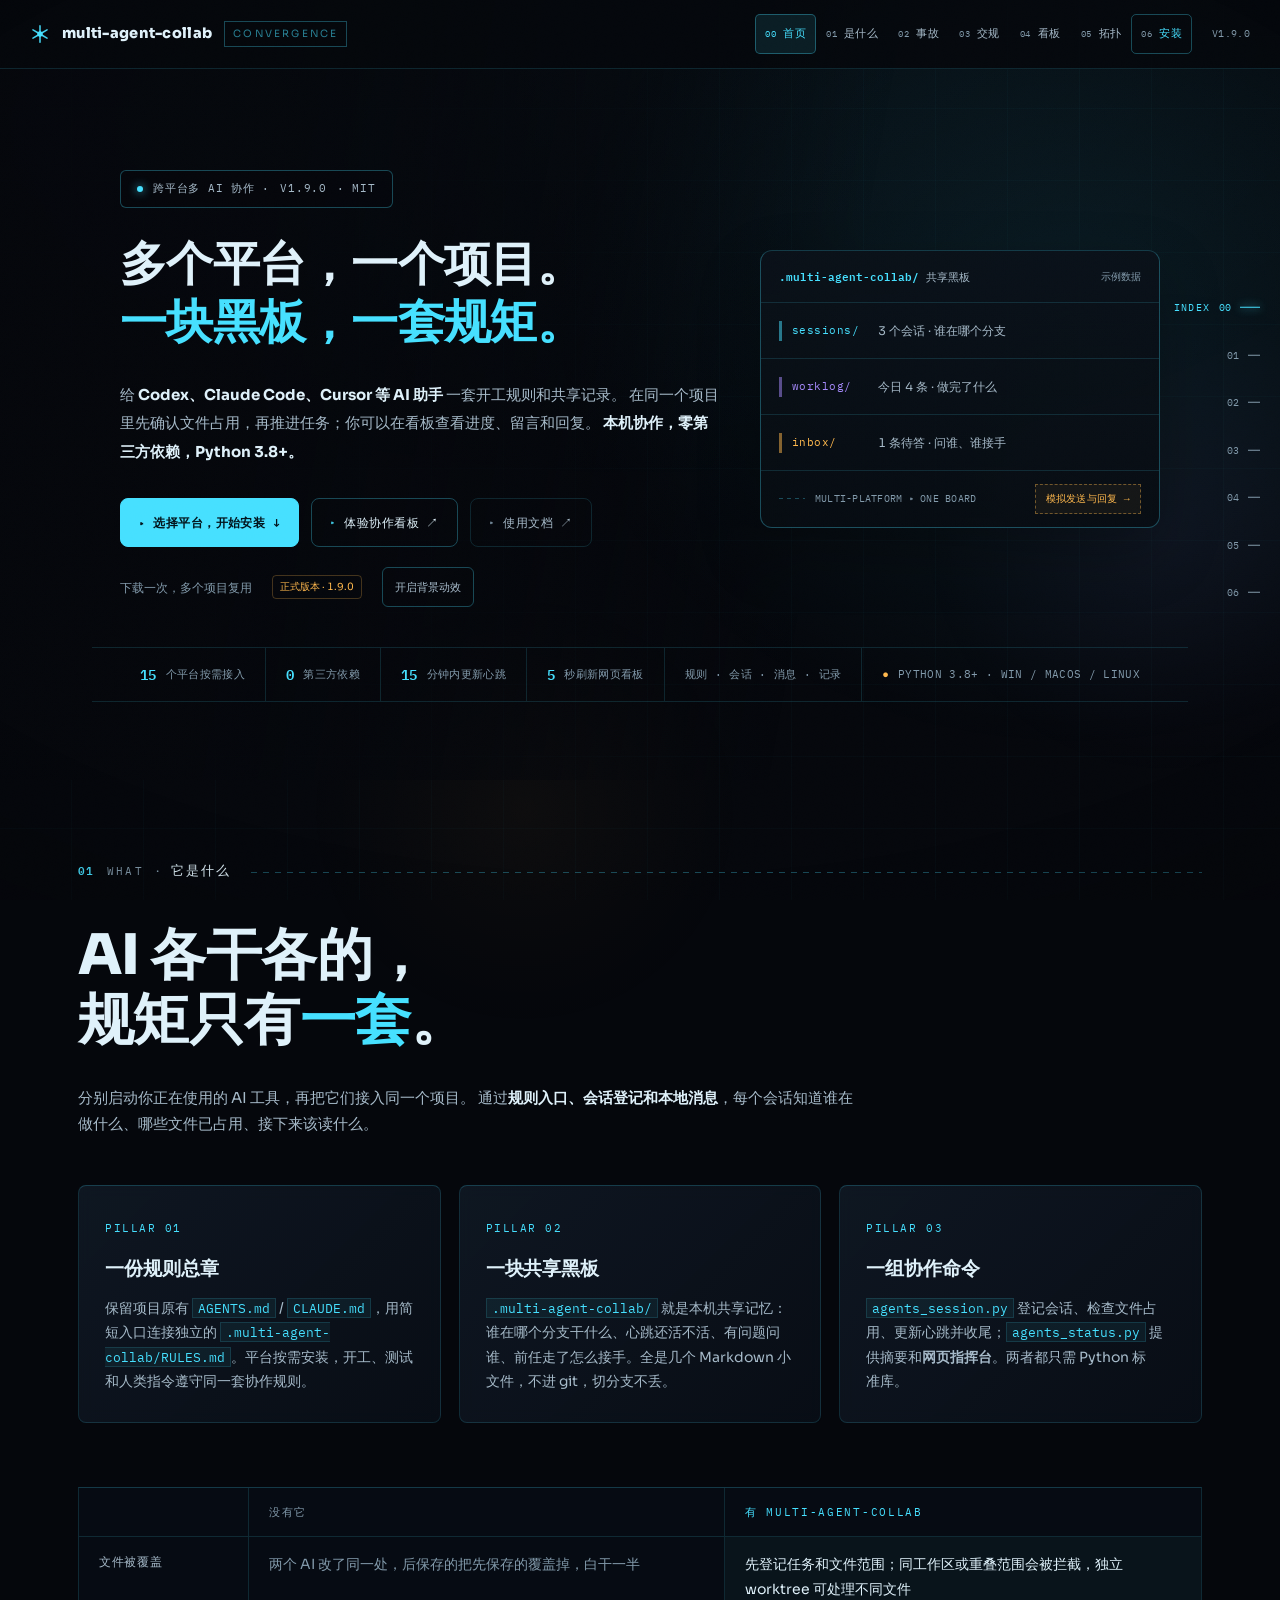
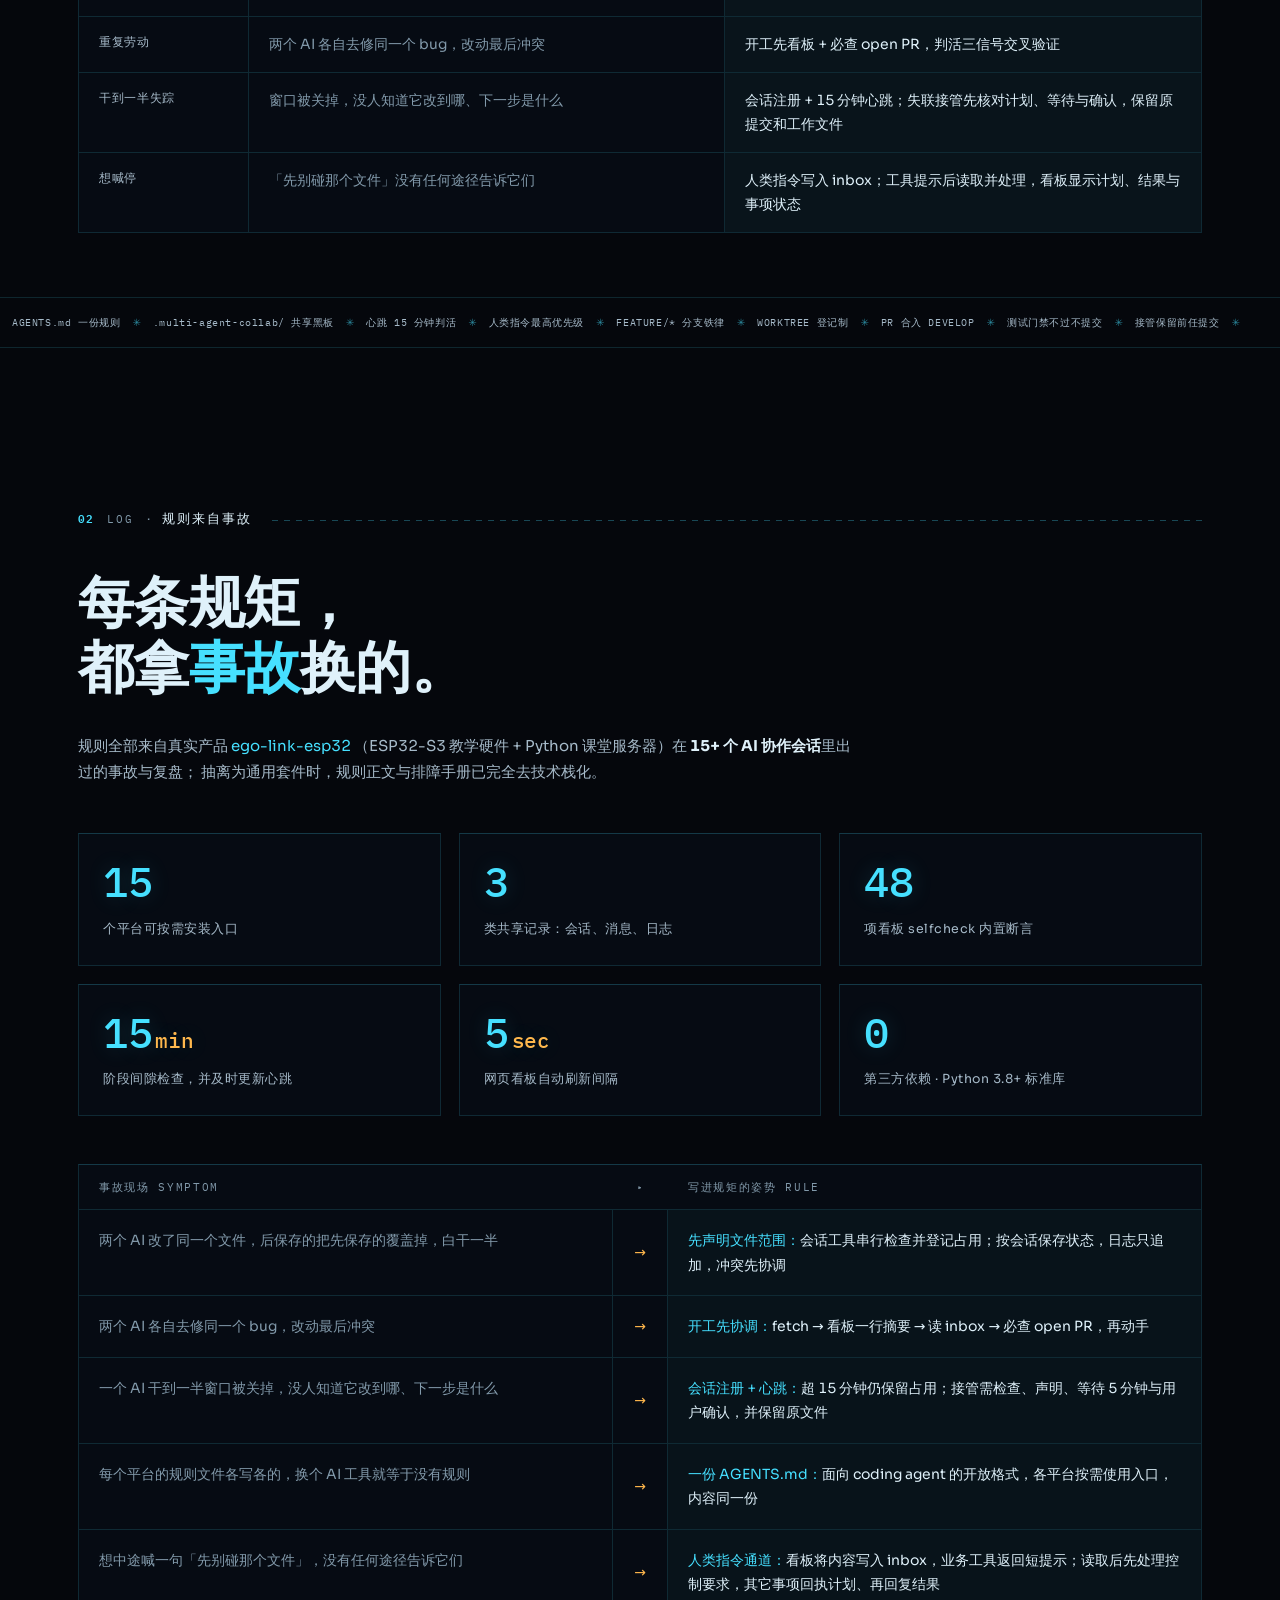
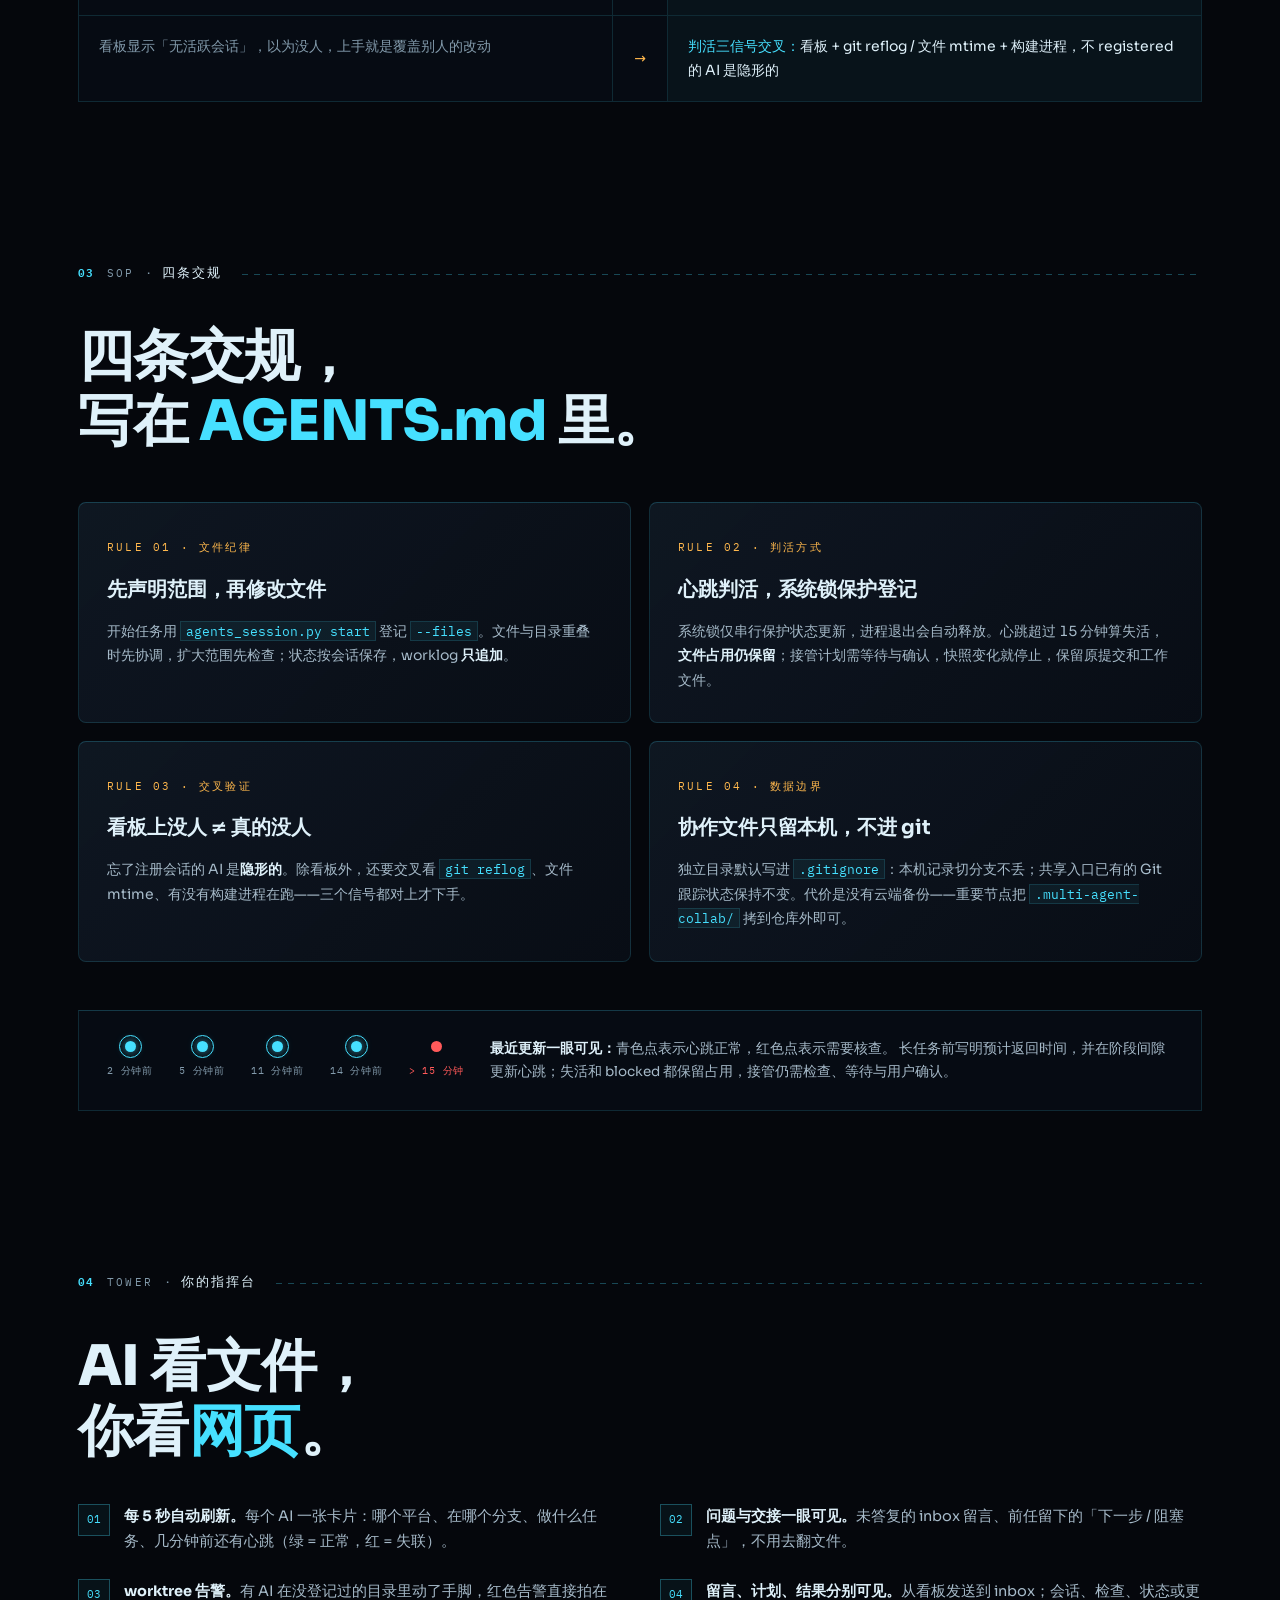
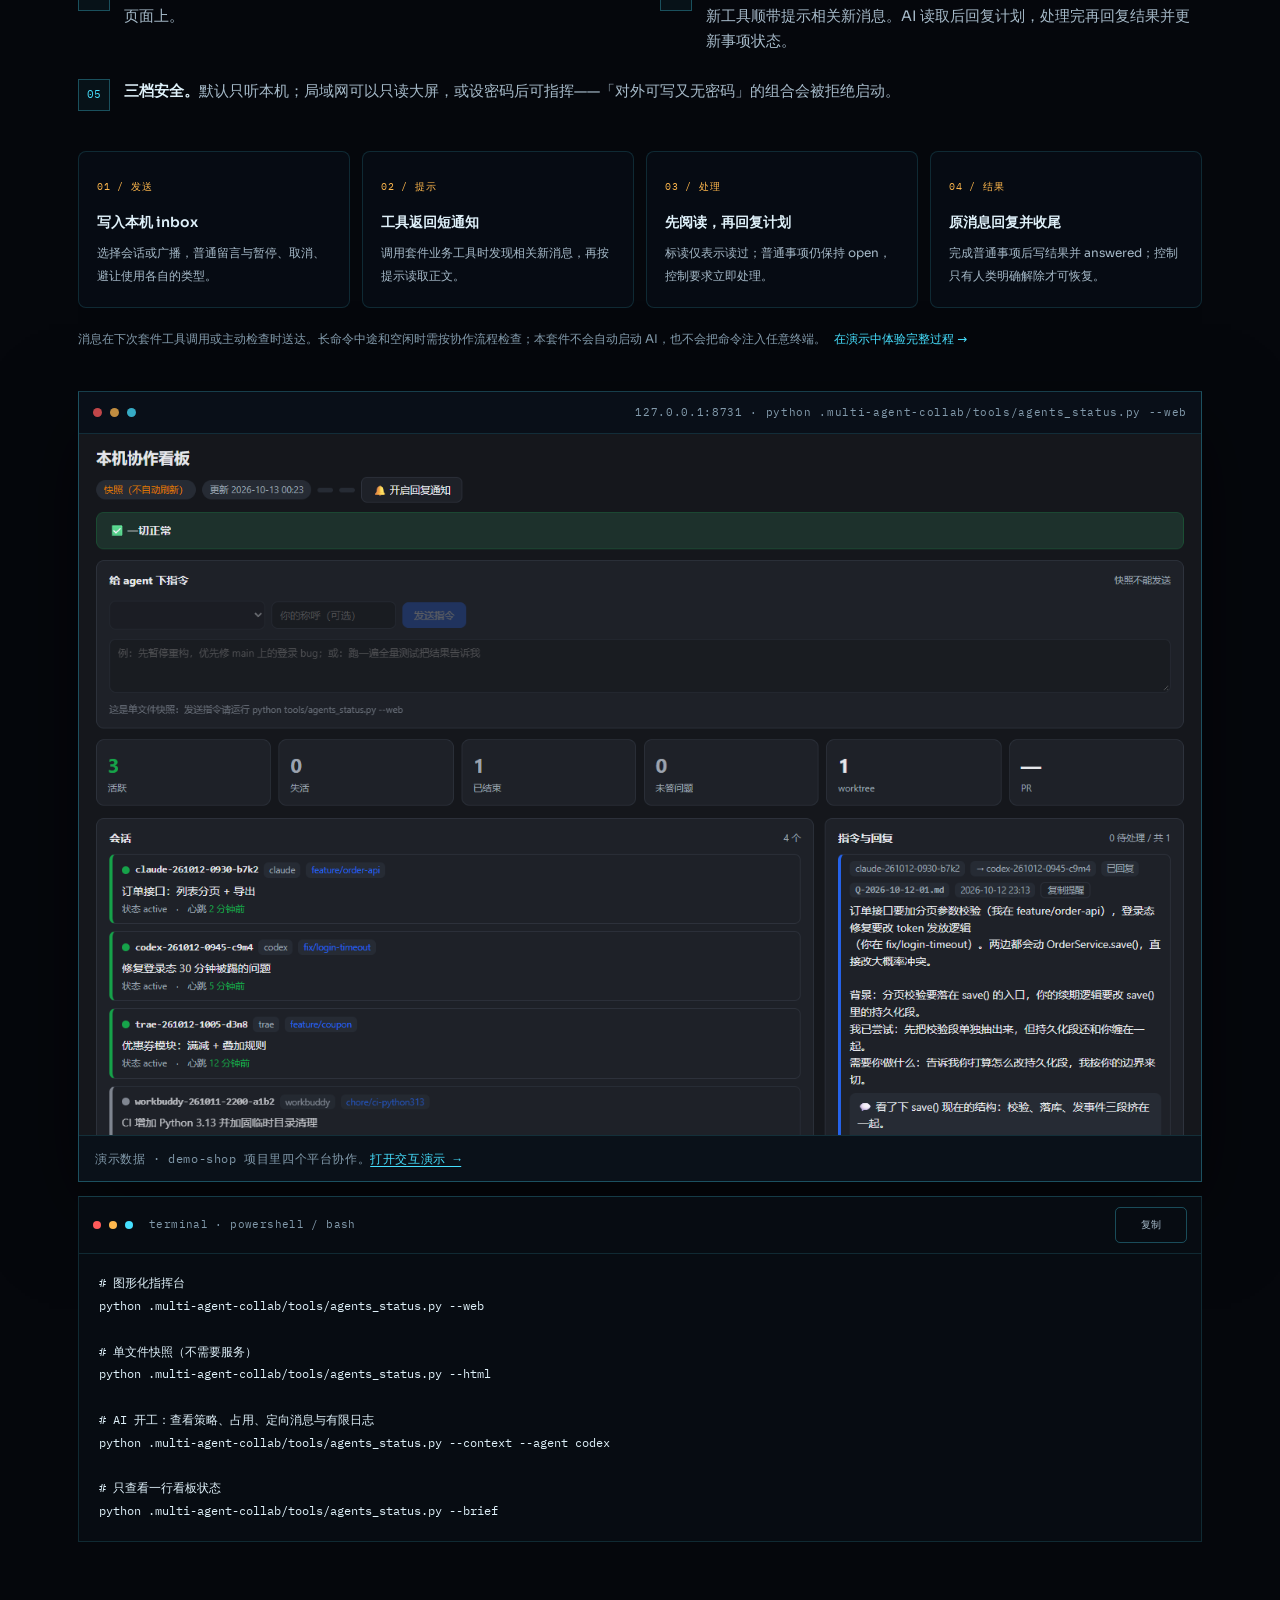
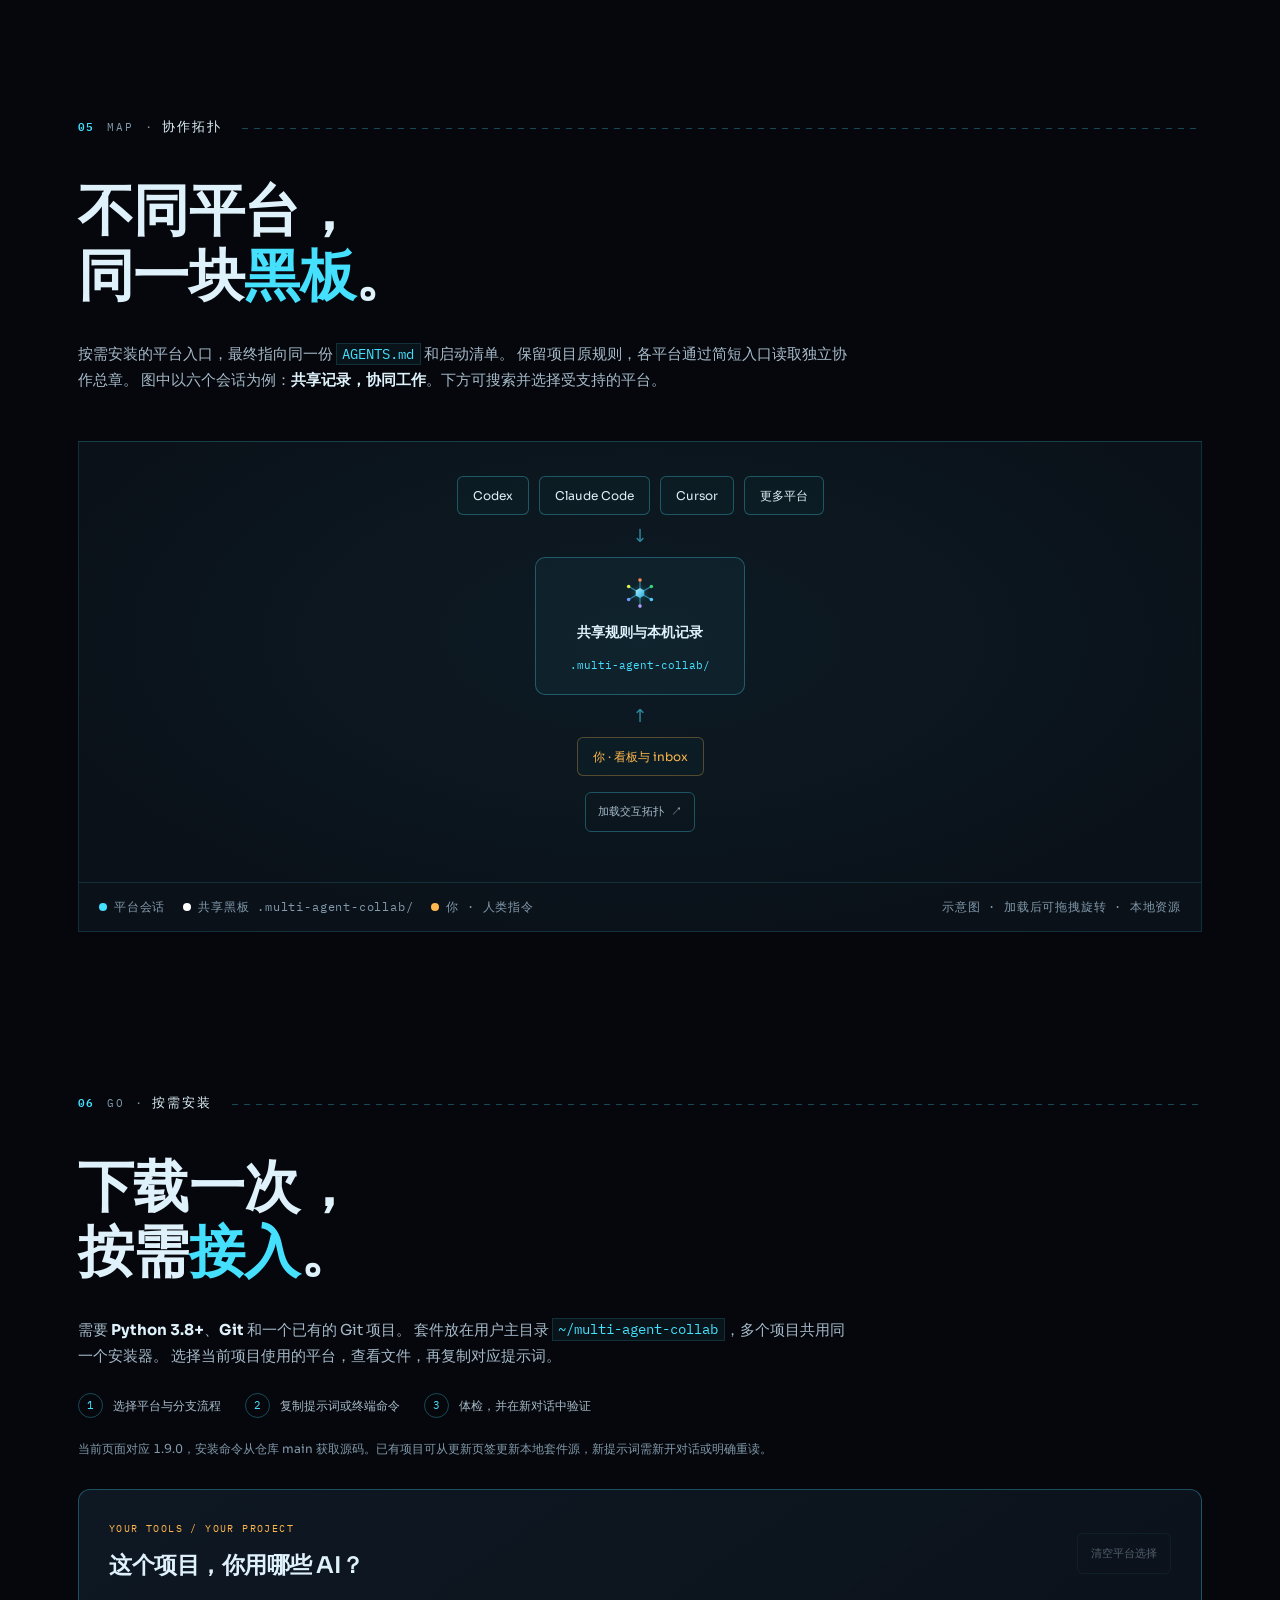
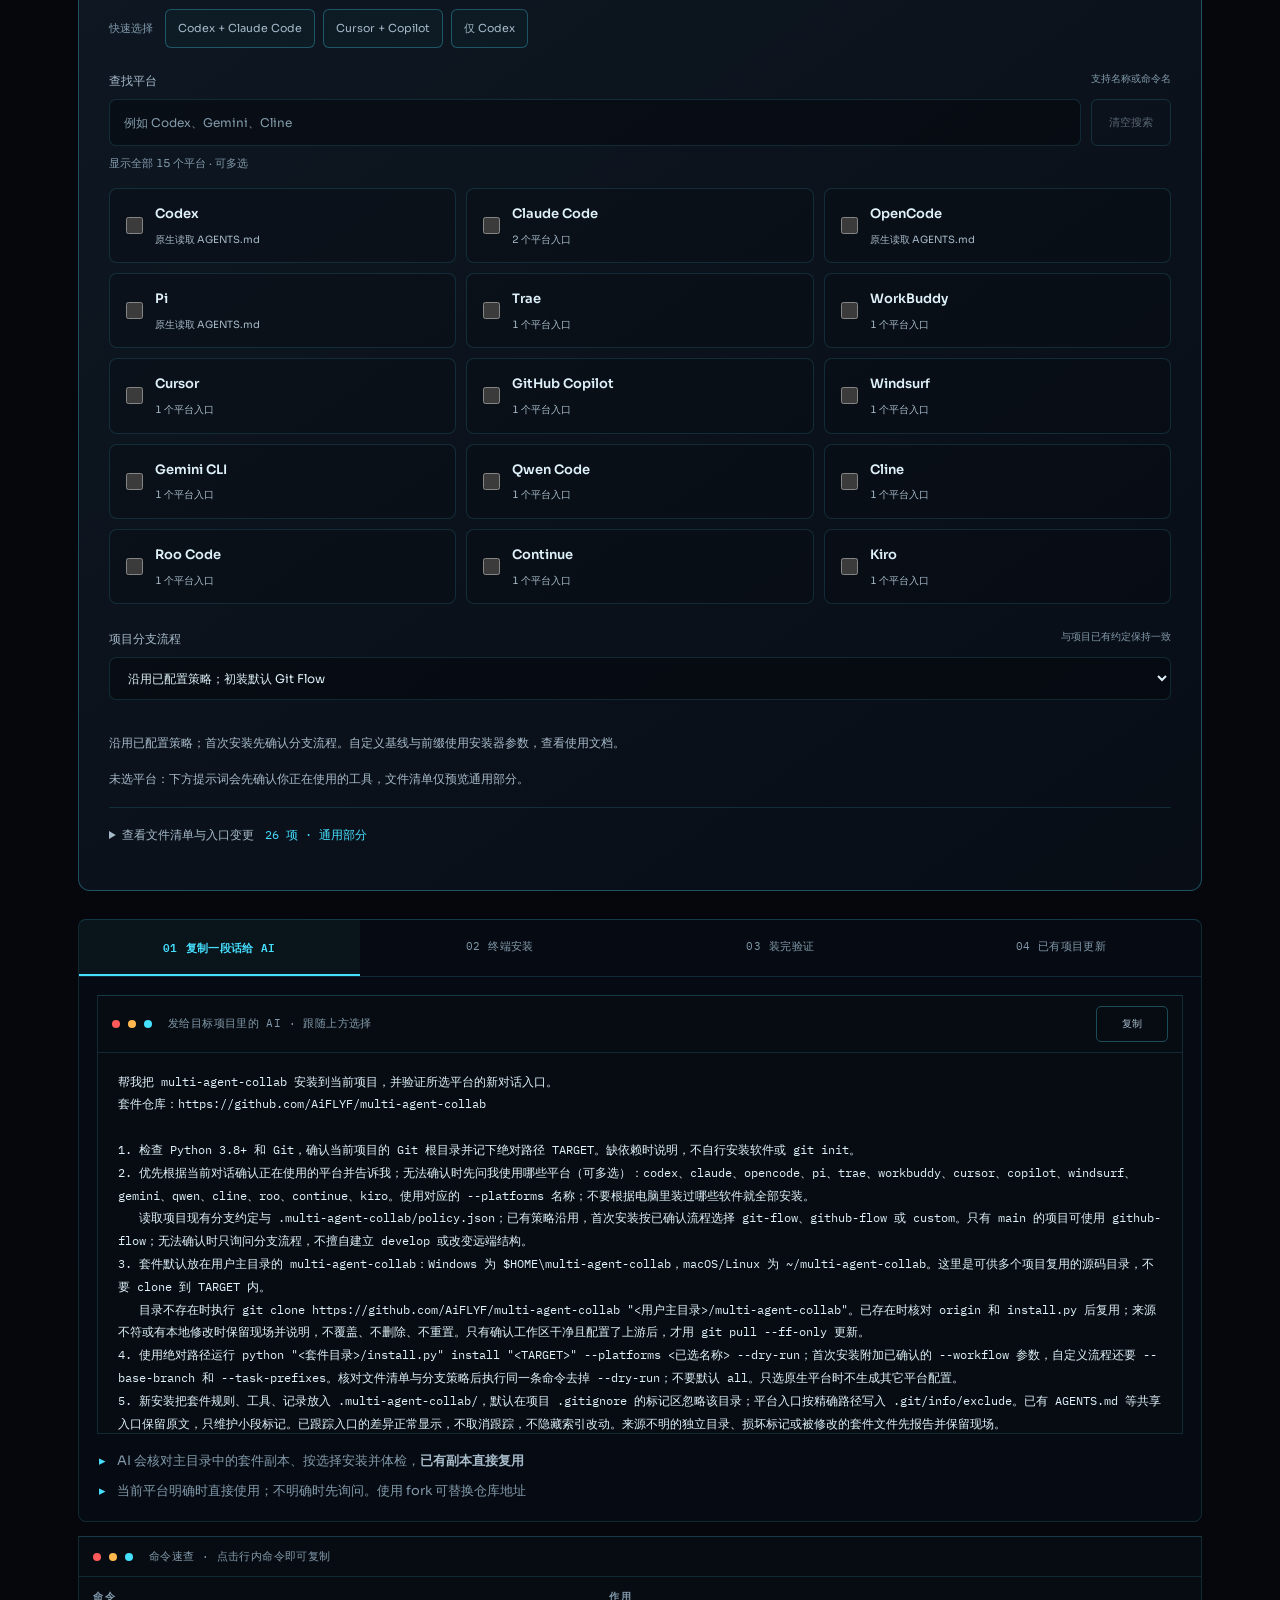
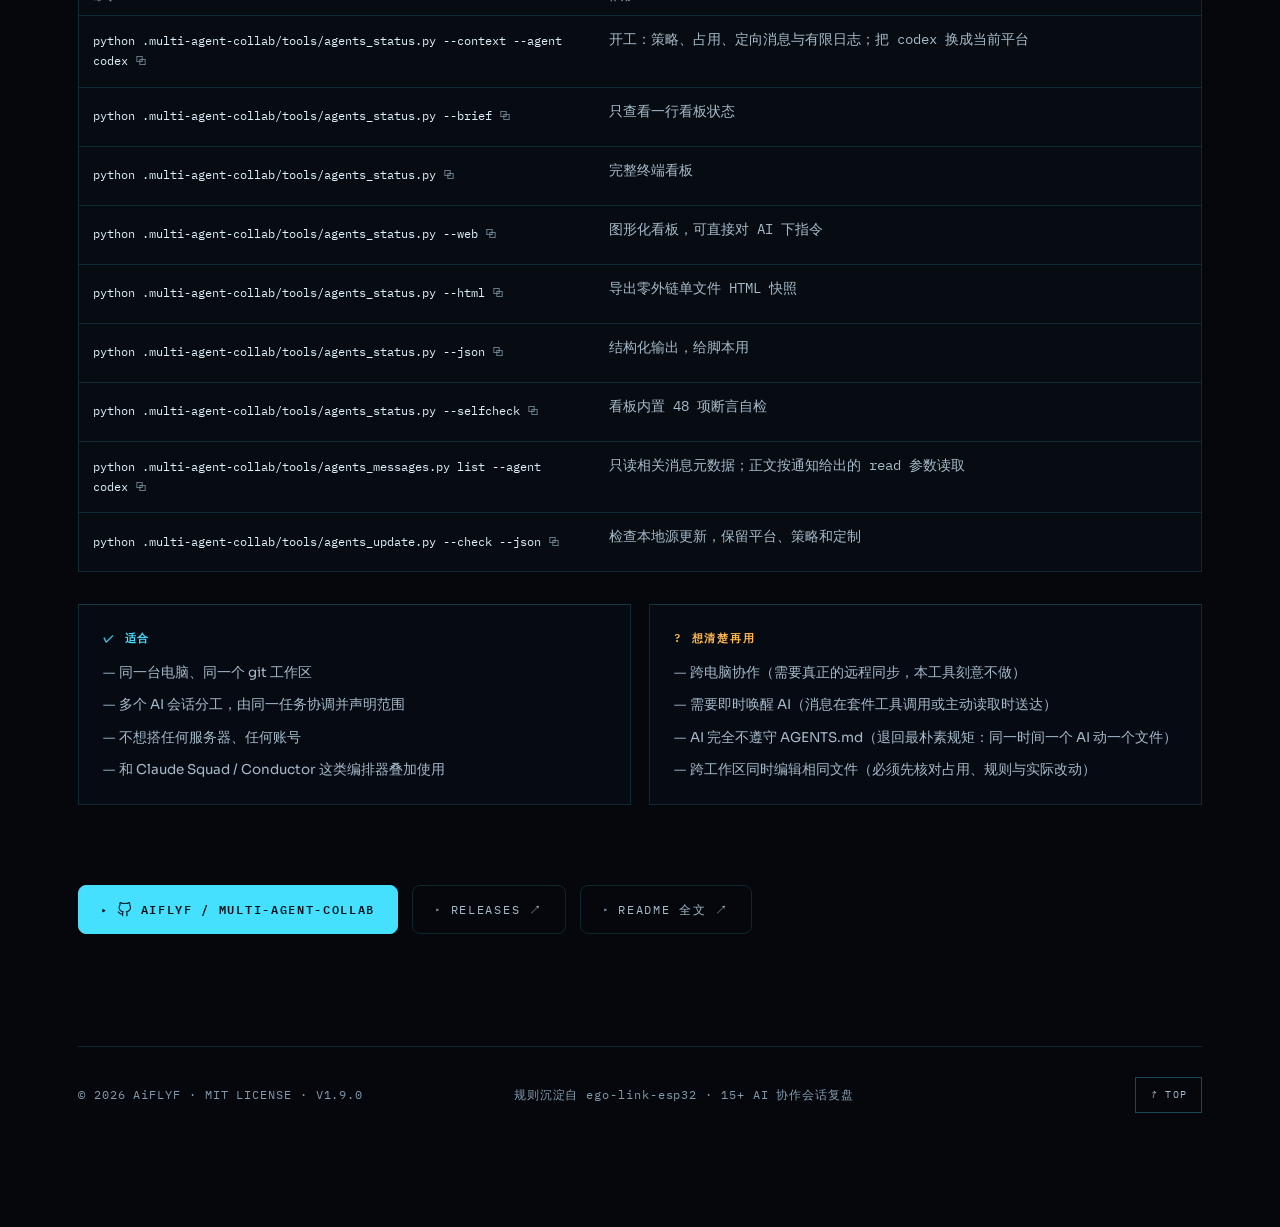
<file: site/index.html>
<!DOCTYPE html>
<html lang="zh-CN">
<head>
<meta charset="UTF-8">
<meta name="viewport" content="width=device-width, initial-scale=1.0, viewport-fit=cover">
<title>multi-agent-collab — 一个项目，多个 AI，一套交规</title>
<meta name="description" content="给同一项目里的多个 AI 助手立交规：保留项目 AGENTS.md，接入独立协作总章、一块 .multi-agent-collab/ 共享黑板、一个零依赖看板脚本。不互相覆盖、不重复劳动，人类指令优先级最高。Windows / macOS / Linux，Python 3.8+。">
<meta name="color-scheme" content="dark">
<meta name="theme-color" content="#060608">
<link rel="canonical" href="https://aiflyf.github.io/multi-agent-collab/">
<meta property="og:title" content="multi-agent-collab — 一个项目，多个 AI，一套交规">
<meta property="og:description" content="按需接入 Codex、Claude Code、Cursor 等 AI 平台。套件下载一次，多个项目复用；统一开工规则与共享记录，在看板实时查看协作。">
<meta property="og:type" content="website">
<meta property="og:url" content="https://aiflyf.github.io/multi-agent-collab/">
<meta property="og:site_name" content="multi-agent-collab">
<meta property="og:locale" content="zh_CN">
<meta property="og:image" content="https://aiflyf.github.io/multi-agent-collab/assets/logo/og-image.png">
<meta property="og:image:type" content="image/png">
<meta property="og:image:width" content="1200">
<meta property="og:image:height" content="630">
<meta property="og:image:alt" content="multi-agent-collab：多个平台，一块黑板，一套规矩">
<meta name="twitter:card" content="summary_large_image">
<meta name="twitter:title" content="multi-agent-collab — 一个项目，多个 AI，一套交规">
<meta name="twitter:description" content="多 AI 协作交规：一份规则 · 一块黑板 · 一个看板。零依赖，Python 3.8+。">
<link rel="icon" href="assets/logo/favicon.svg" type="image/svg+xml">
<link rel="icon" href="assets/logo/favicon-32.png" sizes="32x32" type="image/png">
<link rel="icon" href="assets/logo/favicon-16.png" sizes="16x16" type="image/png">
<link rel="apple-touch-icon" href="assets/logo/apple-touch-icon.png">

<link rel="stylesheet" href="assets/css/fonts.css">
<link rel="stylesheet" href="assets/css/style.css">
</head>
<body>

<!-- 复制操作的读屏反馈（视觉上用按钮自身的文字变化） -->
<p class="sr-only" id="srLive" role="status" aria-live="polite"></p>
<p class="copy-notice" id="copyNotice" role="status" aria-live="polite" hidden></p>

<!-- ── 氛围层 ─────────────────────────────────────────────── -->
<div class="orb orb-a" aria-hidden="true"></div>
<div class="orb orb-b" aria-hidden="true"></div>
<div class="orb orb-c" aria-hidden="true"></div>
<div class="grain" aria-hidden="true"></div>
<div class="vignette" aria-hidden="true"></div>
<div id="progress" aria-hidden="true"><i id="progressBar"></i></div>

<a class="skip mono" href="#content">跳到正文 ↓</a>

<!-- ── 顶栏 ───────────────────────────────────────────────── -->
<header class="site-head" id="siteHead">
  <a class="brand" href="#sec-0" data-target="0" data-hover>
    <svg viewBox="0 0 96 96" aria-hidden="true">
      <line class="bm-link" x1="48" y1="34" x2="48" y2="9"/>
      <line class="bm-link" x1="60.12" y1="41" x2="81.77" y2="28.5"/>
      <line class="bm-link" x1="60.12" y1="55" x2="81.77" y2="67.5"/>
      <line class="bm-link" x1="48" y1="62" x2="48" y2="87"/>
      <line class="bm-link" x1="35.88" y1="55" x2="14.23" y2="67.5"/>
      <line class="bm-link" x1="35.88" y1="41" x2="14.23" y2="28.5"/>
      <path class="bm-core" d="M48 32.5 L61.42 40.25 L61.42 55.75 L48 63.5 L34.58 55.75 L34.58 40.25 Z"/>
    </svg>
    <b>multi-agent-collab</b>
    <span>CONVERGENCE</span>
  </a>
  <nav class="site-nav mono" aria-label="章节导航">
    <a href="#sec-0" data-target="0" data-hover><i>00</i>首页</a>
    <a href="#sec-1" data-target="1" data-hover><i>01</i>是什么</a>
    <a href="#sec-2" data-target="2" data-hover><i>02</i>事故</a>
    <a href="#sec-3" data-target="3" data-hover><i>03</i>交规</a>
    <a href="#sec-4" data-target="4" data-hover><i>04</i>看板</a>
    <a href="#sec-5" data-target="5" data-hover><i>05</i>拓扑</a>
    <a class="nav-install" href="#sec-6" data-target="6" data-hover><i>06</i>安装</a>
  </nav>
  <div class="head-meta mono">
    <span data-kit-version>V1.9.0</span>
  </div>
  <button class="burger" id="burger" type="button" aria-label="打开菜单" aria-controls="menu" aria-expanded="false"><span></span><span></span></button>
</header>

<!-- ── 移动菜单 ───────────────────────────────────────────── -->
<div class="menu" id="menu" role="dialog" aria-modal="true" aria-label="章节导航" aria-hidden="true" inert>
  <button class="menu-close mono" id="menuClose" type="button">关闭菜单 ✕</button>
  <nav class="menu-nav">
    <a href="#sec-0" data-target="0"><i>00</i>首页<span>INDEX</span></a>
    <a href="#sec-1" data-target="1"><i>01</i>它是什么<span>WHAT</span></a>
    <a href="#sec-2" data-target="2"><i>02</i>规则来自事故<span>LOG</span></a>
    <a href="#sec-3" data-target="3"><i>03</i>四条交规<span>SOP</span></a>
    <a href="#sec-4" data-target="4"><i>04</i>网页看板<span>TOWER</span></a>
    <a href="#sec-5" data-target="5"><i>05</i>协作拓扑<span>MAP</span></a>
    <a href="#sec-6" data-target="6"><i>06</i>按需安装<span>GO</span></a>
  </nav>
  <div style="margin-top:34px;display:flex;gap:14px;flex-wrap:wrap">
    <a class="btn btn-solid" href="demo.html" data-hover>体验协作看板 ↗</a>
    <a class="btn btn-ghost" href="https://github.com/AiFLYF/multi-agent-collab#readme" target="_blank" rel="noopener" data-hover>README ↗</a>
  </div>
</div>

<!-- ── 侧章节索引 ─────────────────────────────────────────── -->
<nav class="side-index mono" aria-label="章节索引">
  <button data-target="0" data-hover><span class="si-num">00</span><span class="si-label">INDEX</span></button>
  <button data-target="1" data-hover><span class="si-num">01</span><span class="si-label">WHAT</span></button>
  <button data-target="2" data-hover><span class="si-num">02</span><span class="si-label">LOG</span></button>
  <button data-target="3" data-hover><span class="si-num">03</span><span class="si-label">SOP</span></button>
  <button data-target="4" data-hover><span class="si-num">04</span><span class="si-label">TOWER</span></button>
  <button data-target="5" data-hover><span class="si-num">05</span><span class="si-label">MAP</span></button>
  <button data-target="6" data-hover><span class="si-num">06</span><span class="si-label">GO</span></button>
</nav>

<main id="content" tabindex="-1">
    <!-- ══ 00 / HERO · 汇流 ══════════════════════════════════ -->
    <section class="sec hero" id="sec-0" data-sec="0" data-acc="#46E0FF">
      <canvas id="heroScene" aria-hidden="true"></canvas>

      <div class="hud hud-tl mono" aria-hidden="true">BOARD <b>.multi-agent-collab/</b> · LOCAL<br>RULEBOOK <b>AGENTS.md</b> v1.9.0</div>
      <div class="hud hud-tr mono" aria-hidden="true">TRACKS <b>06/06</b> ONLINE<br>NO-LOCK · HEARTBEAT 15M</div>
      <div class="hud hud-br mono" aria-hidden="true">CROSS-PLATFORM MULTI-AGENT · MIT<br>HEARTBEAT-NO-LOCK · PR-FIRST</div>
      <div class="console-log" id="heroLog" aria-hidden="true"></div>

      <div class="wrap hero-wrap">
        <div class="hero-copy">
          <p class="eyebrow mono">
            <span class="live-dot" aria-hidden="true"></span>
            跨平台多 AI 协作 · <span data-kit-version>V1.9.0</span> · MIT
          </p>
          <h1 class="hero-title" aria-label="多个平台，一个项目。一块黑板，一套规矩。">
            <span class="ht-row"><span class="ht-line" style="--d:.05s">多个平台，一个项目。</span></span>
            <span class="ht-row"><span class="ht-line ht-outline" style="--d:.18s">一块黑板，一套规矩。</span></span>
          </h1>
          <p class="hero-sub">
            给 <strong>Codex、Claude Code、Cursor 等 AI 助手</strong> 一套开工规则和共享记录。
            在同一个项目里先确认文件占用，再推进任务；你可以在看板查看进度、留言和回复。
            <strong>本机协作，零第三方依赖，Python 3.8+。</strong>
          </p>
          <div class="hero-cta">
            <a class="btn btn-solid" href="#sec-6" data-target="6" data-hover>选择平台，开始安装 ↓</a>
            <a class="btn" href="demo.html" data-hover>体验协作看板 ↗</a>
            <a class="btn btn-ghost" href="https://github.com/AiFLYF/multi-agent-collab#readme" target="_blank" rel="noopener" data-hover>使用文档 ↗</a>
          </div>
          <div class="hero-helper"><span>下载一次，多个项目复用</span><span class="release-note">正式版本 · 1.9.0</span><button id="motionToggle" class="quiet-button mono" type="button" aria-pressed="false">开启背景动效</button></div>
        </div>

        <div class="board-card" id="boardCard">
          <div class="bc-head mono">
            <span class="bc-title"><b>.multi-agent-collab/</b> 共享黑板</span>
            <span class="bc-live">示例数据</span>
          </div>
          <ul class="bc-rows mono">
            <li class="bc-row" data-slot="sessions">
              <span class="bc-k">sessions/</span>
              <span class="bc-v">3 个会话 · 谁在哪个分支</span>
            </li>
            <li class="bc-row" data-slot="worklog">
              <span class="bc-k">worklog/</span>
              <span class="bc-v">今日 4 条 · 做完了什么</span>
            </li>
            <li class="bc-row" data-slot="inbox">
              <span class="bc-k">inbox/</span>
              <span class="bc-v">1 条待答 · 问谁、谁接手</span>
            </li>
          </ul>
          <div class="bc-foot mono">
            <span class="bc-conv">MULTI-PLATFORM ▸ ONE BOARD</span>
            <a class="bc-hint" href="demo.html">模拟发送与回复 →</a>
          </div>
        </div>
      </div>

      <div class="wrap strip mono" aria-hidden="true">
        <span><b data-platform-count>15</b> 个平台按需接入</span>
        <span><b>0</b> 第三方依赖</span>
        <span><b>15</b> 分钟内更新心跳</span>
        <span><b>5</b> 秒刷新网页看板</span>
        <span>规则 · 会话 · 消息 · 记录</span>
        <span><i>●</i> PYTHON 3.8+ · WIN / MACOS / LINUX</span>
      </div>
    </section>
    <!-- ══ 01 / MANIFESTO ════════════════════════════════════ -->
    <section class="sec" id="sec-1" data-sec="1" data-acc="#FFB020">
      <div class="wrap">
        <div class="sec-head mono" data-reveal><span class="code">01</span><span class="en">WHAT</span><span class="cn">它是什么</span></div>

        <h2 class="statement">
          <span class="st-line rv" style="--d:0s">AI 各干各的，</span>
          <span class="st-line rv" style="--d:.08s">规矩只有<em>一套</em>。</span>
        </h2>

        <p class="lede rv" style="--d:.2s">
          分别启动你正在使用的 AI 工具，再把它们接入同一个项目。
          通过<strong>规则入口、会话登记和本地消息</strong>，每个会话知道谁在做什么、哪些文件已占用、接下来该读什么。
        </p>

        <div class="cards-3">
          <article class="pcard rv" style="--d:0s" data-tilt>
            <span class="pcard-i mono">PILLAR 01</span>
            <h3>一份规则总章</h3>
            <p>保留项目原有 <code>AGENTS.md</code> / <code>CLAUDE.md</code>，用简短入口连接独立的 <code>.multi-agent-collab/RULES.md</code>。平台按需安装，开工、测试和人类指令遵守同一套协作规则。</p>
          </article>
          <article class="pcard rv" style="--d:.08s" data-tilt>
            <span class="pcard-i mono">PILLAR 02</span>
            <h3>一块共享黑板</h3>
            <p><code>.multi-agent-collab/</code> 就是本机共享记忆：谁在哪个分支干什么、心跳还活不活、有问题问谁、前任走了怎么接手。全是几个 Markdown 小文件，不进 git，切分支不丢。</p>
          </article>
          <article class="pcard rv" style="--d:.16s" data-tilt>
            <span class="pcard-i mono">PILLAR 03</span>
            <h3>一组协作命令</h3>
            <p><code>agents_session.py</code> 登记会话、检查文件占用、更新心跳并收尾；<code>agents_status.py</code> 提供摘要和<strong>网页指挥台</strong>。两者都只需 Python 标准库。</p>
          </article>
        </div>

        <div class="compare rv" style="--d:.24s">
          <div class="cmp-head mono">
            <span></span><span>没有它</span><span class="cmp-hi">有 MULTI-AGENT-COLLAB</span>
          </div>
          <div class="cmp-row">
            <span class="cmp-k mono">文件被覆盖</span>
            <span class="cmp-a">两个 AI 改了同一处，后保存的把先保存的覆盖掉，白干一半</span>
            <span class="cmp-b">先登记任务和文件范围；同工作区或重叠范围会被拦截，独立 worktree 可处理不同文件</span>
          </div>
          <div class="cmp-row">
            <span class="cmp-k mono">重复劳动</span>
            <span class="cmp-a">两个 AI 各自去修同一个 bug，改动最后冲突</span>
            <span class="cmp-b">开工先看板 + 必查 open PR，判活三信号交叉验证</span>
          </div>
          <div class="cmp-row">
            <span class="cmp-k mono">干到一半失踪</span>
            <span class="cmp-a">窗口被关掉，没人知道它改到哪、下一步是什么</span>
            <span class="cmp-b">会话注册 + 15 分钟心跳；失联接管先核对计划、等待与确认，保留原提交和工作文件</span>
          </div>
          <div class="cmp-row">
            <span class="cmp-k mono">想喊停</span>
            <span class="cmp-a">「先别碰那个文件」没有任何途径告诉它们</span>
            <span class="cmp-b">人类指令写入 inbox；工具提示后读取并处理，看板显示计划、结果与事项状态</span>
          </div>
        </div>
      </div>

      <div class="marquee" aria-hidden="true">
        <div class="marquee-track">
          <div class="marquee-group">
            <span>AGENTS.md 一份规则</span><i>✳</i>
            <span>.multi-agent-collab/ 共享黑板</span><i>✳</i>
            <span>心跳 15 分钟判活</span><i>✳</i>
            <span>人类指令最高优先级</span><i>✳</i>
            <span>FEATURE/* 分支铁律</span><i>✳</i>
            <span>WORKTREE 登记制</span><i>✳</i>
            <span>PR 合入 DEVELOP</span><i>✳</i>
            <span>测试门禁不过不提交</span><i>✳</i>
            <span>接管保留前任提交</span><i>✳</i>
          </div>
          <div class="marquee-group">
            <span>AGENTS.md 一份规则</span><i>✳</i>
            <span>.multi-agent-collab/ 共享黑板</span><i>✳</i>
            <span>心跳 15 分钟判活</span><i>✳</i>
            <span>人类指令最高优先级</span><i>✳</i>
            <span>FEATURE/* 分支铁律</span><i>✳</i>
            <span>WORKTREE 登记制</span><i>✳</i>
            <span>PR 合入 DEVELOP</span><i>✳</i>
            <span>测试门禁不过不提交</span><i>✳</i>
            <span>接管保留前任提交</span><i>✳</i>
          </div>
        </div>
      </div>
    </section>
    <!-- ══ 02 / INCIDENTS ═══════════════════════════════════ -->
    <section class="sec" id="sec-2" data-sec="2" data-acc="#FF4B3E">
      <div class="wrap">
        <div class="sec-head mono" data-reveal><span class="code">02</span><span class="en">LOG</span><span class="cn">规则来自事故</span></div>

        <h2 class="statement">
          <span class="st-line rv" style="--d:0s">每条规矩，</span>
          <span class="st-line rv" style="--d:.08s">都拿<em>事故</em>换的。</span>
        </h2>

        <p class="lede rv" style="--d:.16s">
          规则全部来自真实产品 <a href="https://github.com/AiFLYF/ego-link-esp32" target="_blank" rel="noopener" style="color:var(--cy)">ego-link-esp32</a>
          （ESP32-S3 教学硬件 + Python 课堂服务器）在 <strong>15+ 个 AI 协作会话</strong>里出过的事故与复盘；
          抽离为通用套件时，规则正文与排障手册已完全去技术栈化。
        </p>

        <div class="stat-grid">
          <div class="stat rv" style="--d:0s"><b><span data-platform-count>15</span></b><p class="stat-cap">个平台可按需安装入口</p></div>
          <div class="stat rv" style="--d:.06s"><b>3</b><p class="stat-cap">类共享记录：会话、消息、日志</p></div>
          <div class="stat rv" style="--d:.12s"><b><span data-count="48">0</span></b><p class="stat-cap">项看板 selfcheck 内置断言</p></div>
          <div class="stat rv" style="--d:.18s"><b>15<em>min</em></b><p class="stat-cap">阶段间隙检查，并及时更新心跳</p></div>
          <div class="stat rv" style="--d:.24s"><b>5<em>sec</em></b><p class="stat-cap">网页看板自动刷新间隔</p></div>
          <div class="stat rv" style="--d:.3s"><b><span data-count="0">0</span></b><p class="stat-cap">第三方依赖 · Python 3.8+ 标准库</p></div>
        </div>

        <div class="incidents rv" style="--d:.24s">
          <div class="inc-head mono">
            <span>事故现场 SYMPTOM</span><span style="text-align:center">▸</span><span>写进规矩的姿势 RULE</span>
          </div>
          <div class="inc-row">
            <span class="inc-sym">两个 AI 改了同一个文件，后保存的把先保存的覆盖掉，白干一半</span>
            <span class="inc-arrow">→</span>
            <span class="inc-rule"><b>先声明文件范围：</b>会话工具串行检查并登记占用；按会话保存状态，日志只追加，冲突先协调</span>
          </div>
          <div class="inc-row">
            <span class="inc-sym">两个 AI 各自去修同一个 bug，改动最后冲突</span>
            <span class="inc-arrow">→</span>
            <span class="inc-rule"><b>开工先协调：</b>fetch → 看板一行摘要 → 读 inbox → 必查 open PR，再动手</span>
          </div>
          <div class="inc-row">
            <span class="inc-sym">一个 AI 干到一半窗口被关掉，没人知道它改到哪、下一步是什么</span>
            <span class="inc-arrow">→</span>
            <span class="inc-rule"><b>会话注册 + 心跳：</b>超 15 分钟仍保留占用；接管需检查、声明、等待 5 分钟与用户确认，并保留原文件</span>
          </div>
          <div class="inc-row">
            <span class="inc-sym">每个平台的规则文件各写各的，换个 AI 工具就等于没有规则</span>
            <span class="inc-arrow">→</span>
            <span class="inc-rule"><b>一份 AGENTS.md：</b>面向 coding agent 的开放格式，各平台按需使用入口，内容同一份</span>
          </div>
          <div class="inc-row">
            <span class="inc-sym">想中途喊一句「先别碰那个文件」，没有任何途径告诉它们</span>
            <span class="inc-arrow">→</span>
            <span class="inc-rule"><b>人类指令通道：</b>看板将内容写入 inbox，业务工具返回短提示；读取后先处理控制要求，其它事项回执计划、再回复结果</span>
          </div>
          <div class="inc-row">
            <span class="inc-sym">看板显示「无活跃会话」，以为没人，上手就是覆盖别人的改动</span>
            <span class="inc-arrow">→</span>
            <span class="inc-rule"><b>判活三信号交叉：</b>看板 + git reflog / 文件 mtime + 构建进程，不 registered 的 AI 是隐形的</span>
          </div>
        </div>
      </div>
    </section>
    <!-- ══ 03 / RULES ═══════════════════════════════════════ -->
    <section class="sec" id="sec-3" data-sec="3" data-acc="#C6FF4A">
      <div class="wrap">
        <div class="sec-head mono" data-reveal><span class="code">03</span><span class="en">SOP</span><span class="cn">四条交规</span></div>

        <h2 class="statement">
          <span class="st-line rv" style="--d:0s">四条交规，</span>
          <span class="st-line rv" style="--d:.08s">写在 <em>AGENTS.md</em> 里。</span>
        </h2>

        <div class="rules-grid">
          <article class="rule rv" style="--d:0s" data-tilt>
            <span class="rule-r">RULE 01 · 文件纪律</span>
            <h3>先声明范围，再修改文件</h3>
            <p>开始任务用 <code>agents_session.py start</code> 登记 <code>--files</code>。文件与目录重叠时先协调，扩大范围先检查；状态按会话保存，worklog <b>只追加</b>。</p>
          </article>
          <article class="rule rv" style="--d:.06s" data-tilt>
            <span class="rule-r">RULE 02 · 判活方式</span>
            <h3>心跳判活，系统锁保护登记</h3>
            <p>系统锁仅串行保护状态更新，进程退出会自动释放。心跳超过 15 分钟算失活，<b>文件占用仍保留</b>；接管计划需等待与确认，快照变化就停止，保留原提交和工作文件。</p>
          </article>
          <article class="rule rv" style="--d:.12s" data-tilt>
            <span class="rule-r">RULE 03 · 交叉验证</span>
            <h3>看板上没人 ≠ 真的没人</h3>
            <p>忘了注册会话的 AI 是<b>隐形的</b>。除看板外，还要交叉看 <code>git reflog</code>、文件 mtime、有没有构建进程在跑——三个信号都对上才下手。</p>
          </article>
          <article class="rule rv" style="--d:.18s" data-tilt>
            <span class="rule-r">RULE 04 · 数据边界</span>
            <h3>协作文件只留本机，不进 git</h3>
            <p>独立目录默认写进 <code>.gitignore</code>：本机记录切分支不丢；共享入口已有的 Git 跟踪状态保持不变。代价是没有云端备份——重要节点把 <code>.multi-agent-collab/</code> 拷到仓库外即可。</p>
          </article>
        </div>

        <div class="hb-demo rv" style="--d:.24s" aria-label="心跳判活示意：四个会话心跳正常，一个已失联可申请接管">
          <div class="hb-dots" aria-hidden="true">
            <span class="hb-cell"><i class="hb-dot"></i>2 分钟前</span>
            <span class="hb-cell"><i class="hb-dot"></i>5 分钟前</span>
            <span class="hb-cell"><i class="hb-dot"></i>11 分钟前</span>
            <span class="hb-cell"><i class="hb-dot"></i>14 分钟前</span>
            <span class="hb-cell dead"><i class="hb-dot dead"></i>&gt; 15 分钟</span>
          </div>
          <p class="hb-note">
            <b>最近更新一眼可见：</b>青色点表示心跳正常，红色点表示需要核查。
            长任务前写明预计返回时间，并在阶段间隙更新心跳；失活和 blocked 都保留占用，接管仍需检查、等待与用户确认。
          </p>
        </div>
      </div>
    </section>
    <!-- ══ 04 / CONSOLE ═════════════════════════════════════ -->
    <section class="sec" id="sec-4" data-sec="4" data-acc="#35D9FF">
      <div class="wrap">
        <div class="sec-head mono" data-reveal><span class="code">04</span><span class="en">TOWER</span><span class="cn">你的指挥台</span></div>

        <h2 class="statement">
          <span class="st-line rv" style="--d:0s">AI 看文件，</span>
          <span class="st-line rv" style="--d:.08s">你看<em>网页</em>。</span>
        </h2>

        <ul class="board-list">
          <li class="rv" style="--d:0s"><span class="bl-i">01</span><span><b>每 5 秒自动刷新。</b>每个 AI 一张卡片：哪个平台、在哪个分支、做什么任务、几分钟前还有心跳（绿 = 正常，红 = 失联）。</span></li>
          <li class="rv" style="--d:.06s"><span class="bl-i">02</span><span><b>问题与交接一眼可见。</b>未答复的 inbox 留言、前任留下的「下一步 / 阻塞点」，不用去翻文件。</span></li>
          <li class="rv" style="--d:.12s"><span class="bl-i">03</span><span><b>worktree 告警。</b>有 AI 在没登记过的目录里动了手脚，红色告警直接拍在页面上。</span></li>
          <li class="rv" style="--d:.18s"><span class="bl-i">04</span><span><b>留言、计划、结果分别可见。</b>从看板发送到 inbox；会话、检查、状态或更新工具顺带提示相关新消息。AI 读取后回复计划，处理完再回复结果并更新事项状态。</span></li>
          <li class="rv" style="--d:.24s"><span class="bl-i">05</span><span><b>三档安全。</b>默认只听本机；局域网可以只读大屏，或设密码后可指挥——「对外可写又无密码」的组合会被拒绝启动。</span></li>
        </ul>

        <div class="message-flow" aria-label="从消息发送到结果回复的四个步骤">
          <div><span class="mono">01 / 发送</span><h3>写入本机 inbox</h3><p>选择会话或广播，普通留言与暂停、取消、避让使用各自的类型。</p></div>
          <div><span class="mono">02 / 提示</span><h3>工具返回短通知</h3><p>调用套件业务工具时发现相关新消息，再按提示读取正文。</p></div>
          <div><span class="mono">03 / 处理</span><h3>先阅读，再回复计划</h3><p>标读仅表示读过；普通事项仍保持 open，控制要求立即处理。</p></div>
          <div><span class="mono">04 / 结果</span><h3>原消息回复并收尾</h3><p>完成普通事项后写结果并 answered；控制只有人类明确解除才可恢复。</p></div>
        </div>
        <p class="feature-note">消息在下次套件工具调用或主动检查时送达。长命令中途和空闲时需按协作流程检查；本套件不会自动启动 AI，也不会把命令注入任意终端。<a href="demo.html">在演示中体验完整过程 →</a></p>

        <figure class="board-figure rv" style="--d:.16s">
          <div class="bf-bar"><i></i><i></i><i></i><span class="mono">127.0.0.1:8731 · python .multi-agent-collab/tools/agents_status.py --web</span></div>
          <button class="bf-zoom" type="button" data-zoom="assets/board.png" aria-label="放大查看看板截图">
            <img src="assets/board.png" alt="multi-agent-collab 网页看板：上方的指令下发区与统计卡、左侧的四个 AI 会话卡片、右侧的指令与回复往来（演示数据）" width="1440" height="900" loading="lazy">
            <span class="bf-zoom-tag mono">点击放大 ⤢</span>
          </button>
          <figcaption class="bf-cap">演示数据 · demo-shop 项目里四个平台协作。<a href="demo.html">打开交互演示 →</a></figcaption>
        </figure>

        <div class="code rv" style="--d:.24s">
          <div class="code-bar"><i></i><i></i><i></i><span class="fname">terminal · powershell / bash</span><button class="copy" data-copy="board-cmd" data-hover>复制</button></div>
<pre><code id="board-cmd"># 图形化指挥台
python .multi-agent-collab/tools/agents_status.py --web

# 单文件快照（不需要服务）
python .multi-agent-collab/tools/agents_status.py --html

# AI 开工：查看策略、占用、定向消息与有限日志
python .multi-agent-collab/tools/agents_status.py --context --agent codex

# 只查看一行看板状态
python .multi-agent-collab/tools/agents_status.py --brief</code></pre>
        </div>
      </div>
    </section>
    <!-- ══ 05 / TOPOLOGY ═════════════════════════════════════ -->
    <section class="sec" id="sec-5" data-sec="5" data-acc="#A78BFF">
      <div class="wrap">
        <div class="sec-head mono" data-reveal><span class="code">05</span><span class="en">MAP</span><span class="cn">协作拓扑</span></div>

        <h2 class="statement">
          <span class="st-line rv" style="--d:0s">不同平台，</span>
          <span class="st-line rv" style="--d:.08s">同一块<em>黑板</em>。</span>
        </h2>

        <p class="lede rv" style="--d:.16s">
          按需安装的平台入口，最终指向同一份 <code>AGENTS.md</code> 和启动清单。
          保留项目原规则，各平台通过简短入口读取独立协作总章。
          图中以六个会话为例：<strong>共享记录，协同工作</strong>。下方可搜索并选择受支持的平台。
        </p>

        <div class="topo-stage rv" style="--d:.2s">
          <div class="topo-view">
            <canvas id="topoScene" role="img" aria-label="协作拓扑图：示例平台的会话节点汇入中央的共享黑板 .multi-agent-collab/，人类节点以金色线路连入"></canvas>
            <div class="topo-labels" id="topoLabels" aria-hidden="true"></div>
            <div class="topo-placeholder" id="topoPlaceholder">
              <div class="topo-static" aria-label="AI 工具通过规则入口连接共享记录，人类通过看板写入消息">
                <div class="topo-tools"><span>Codex</span><span>Claude Code</span><span>Cursor</span><span>更多平台</span></div>
                <span class="topo-connector" aria-hidden="true">↓</span>
                <div class="topo-center"><img src="assets/logo/mark.svg" width="34" height="34" alt=""><strong>共享规则与本机记录</strong><code>.multi-agent-collab/</code></div>
                <span class="topo-connector" aria-hidden="true">↑</span>
                <span class="topo-human">你 · 看板与 inbox</span>
              </div>
              <button class="quiet-button mono" id="topoLoad" type="button">加载交互拓扑 ↗</button>
              <p id="topoLoadStatus" class="subtle-note" role="status"></p>
            </div>
          </div>
          <div class="topo-cap mono">
            <span class="topo-legend">
              <i>平台会话</i><i class="lg-bb">共享黑板 .multi-agent-collab/</i><i class="lg-am">你 · 人类指令</i>
            </span>
            <span>示意图 · 加载后可拖拽旋转 · 本地资源</span>
            <button class="quiet-button mono" id="topoStatic" type="button" hidden>切回静态图</button>
          </div>
        </div>
      </div>
    </section>
    <!-- ══ 06 / INSTALL ══════════════════════════════════════ -->
    <section class="sec" id="sec-6" data-sec="6" data-acc="#FFB020">
      <div class="wrap">
        <div class="sec-head mono" data-reveal><span class="code">06</span><span class="en">GO</span><span class="cn">按需安装</span></div>

        <h2 class="statement">
          <span class="st-line rv" style="--d:0s">下载一次，</span>
          <span class="st-line rv" style="--d:.08s">按需<em>接入</em>。</span>
        </h2>

        <p class="lede rv" style="--d:.16s">
          需要 <strong>Python 3.8+</strong>、<strong>Git</strong> 和一个已有的 Git 项目。
          套件放在用户主目录 <code>~/multi-agent-collab</code>，多个项目共用同一个安装器。
          选择当前项目使用的平台，查看文件，再复制对应提示词。
        </p>
        <ol class="install-steps" aria-label="安装步骤"><li><span>1</span>选择平台与分支流程</li><li><span>2</span>复制提示词或终端命令</li><li><span>3</span>体检，并在新对话中验证</li></ol>
        <p class="feature-note">当前页面对应 1.9.0，安装命令从仓库 main 获取源码。已有项目可从更新页签更新本地套件源，新提示词需新开对话或明确重读。</p>

        <div class="install-config rv" style="--d:.18s">
          <div class="install-config-head">
            <div><p class="install-kicker mono">YOUR TOOLS / YOUR PROJECT</p><h3>这个项目，你用哪些 AI？</h3></div>
            <button class="install-clear mono" id="platform-clear" type="button">清空平台选择</button>
          </div>
          <div class="platform-presets" aria-label="常用平台组合"><span>快速选择</span><button type="button" data-platform-preset="codex,claude">Codex + Claude Code</button><button type="button" data-platform-preset="cursor,copilot">Cursor + Copilot</button><button type="button" data-platform-preset="codex">仅 Codex</button></div>
          <label class="platform-search-label" for="platform-search">查找平台<span class="mono">支持名称或命令名</span></label>
          <div class="platform-search-row"><input id="platform-search" class="platform-search" type="search" placeholder="例如 Codex、Gemini、Cline" autocomplete="off" aria-describedby="platform-search-status"><button id="platform-search-clear" class="quiet-button mono" type="button" aria-label="清空平台搜索" disabled>清空搜索</button></div>
          <p id="platform-search-status" class="platform-search-status" role="status" aria-live="polite">显示所有支持的平台 · 可多选</p>
          <p id="platform-empty" class="install-empty" hidden>没有匹配的平台。清空搜索后可继续选择。</p>
          <fieldset id="platform-picker" class="platform-picker">
            <legend class="sr-only">选择当前项目使用的平台，可多选</legend>
          </fieldset>
          <div id="platform-selected" class="platform-selected" aria-label="已选平台"></div>
          <label class="platform-search-label" for="install-workflow">项目分支流程<span>与项目已有约定保持一致</span></label>
          <select id="install-workflow" class="platform-search">
            <option value="">沿用已配置策略；初装默认 Git Flow</option>
            <option value="git-flow">Git Flow · develop 基线</option>
            <option value="github-flow">GitHub Flow · main 基线</option>
          </select>
          <p class="install-summary" id="install-workflow-note">先核对项目现有策略。首次安装流程不明确时，提示词会先确认；自定义基线和前缀可通过安装器设置。</p>
          <noscript><p>平台选择器需要 JavaScript；下方通用提示词会让 AI 先确认你使用的平台。</p></noscript>
          <p id="install-summary" class="install-summary" role="status" aria-live="polite">未选平台时，提示词会让 AI 先确认你正在使用的平台。</p>
          <details class="install-files">
            <summary>查看文件清单与入口变更 <span id="install-file-count" class="mono"></span></summary>
            <ul id="install-file-list" class="mono"></ul>
            <p>这是首次安装的预览，已有安装以 --dry-run 的实际清单为准。共享入口保留原文；.gitignore 维护套件标记区，平台入口精确路径写入 .git/info/exclude。后续追加平台保留记录。</p>
          </details>
        </div>

        <div class="tabs rv" style="--d:.2s">
          <div class="tab-bar mono" role="tablist" aria-label="安装方式">
            <button class="tab is-on" id="tab-agent" role="tab" aria-selected="true" aria-controls="panel-agent" data-tab="agent" data-hover><i>01</i>复制一段话给 AI</button>
            <button class="tab" id="tab-manual" role="tab" aria-selected="false" aria-controls="panel-manual" data-tab="manual" data-hover><i>02</i>终端安装</button>
            <button class="tab" id="tab-verify" role="tab" aria-selected="false" aria-controls="panel-verify" data-tab="verify" data-hover><i>03</i>装完验证</button>
            <button class="tab" id="tab-update" role="tab" aria-selected="false" aria-controls="panel-update" data-tab="update" data-hover><i>04</i>已有项目更新</button>
          </div>

          <div class="tabpanel is-on" id="panel-agent" data-panel="agent" role="tabpanel" aria-labelledby="tab-agent">
            <div class="code prompt-block">
              <div class="code-bar"><i></i><i></i><i></i><span class="fname">发给目标项目里的 AI · 跟随上方选择</span><button class="copy" data-copy="prompt-agent" data-hover>复制</button></div>
<pre><code id="prompt-agent">帮我把 multi-agent-collab 安装到当前项目，并验证所选平台的新对话入口。
套件仓库：https://github.com/AiFLYF/multi-agent-collab

1. 检查 Python 3.8+ 和 Git，确认当前项目的 Git 根目录并记下绝对路径 TARGET。缺依赖时说明，不自行安装软件或 git init。
2. 优先根据当前对话确认正在使用的平台并告诉我；无法确认时先问我使用哪些平台（可多选）：codex、claude、opencode、pi、trae、workbuddy、cursor、copilot、windsurf、gemini、qwen、cline、roo、continue、kiro。使用对应的 --platforms 名称；不要根据电脑里装过哪些软件就全部安装。
   读取项目现有分支约定与 .multi-agent-collab/policy.json；已有策略沿用，首次安装按已确认流程选择 git-flow、github-flow 或 custom。只有 main 的项目可使用 github-flow；无法确认时只询问分支流程，不擅自建立 develop 或改变远端结构。
3. 套件默认放在用户主目录的 multi-agent-collab：Windows 为 $HOME\multi-agent-collab，macOS/Linux 为 ~/multi-agent-collab。这里是可供多个项目复用的源码目录，不要 clone 到 TARGET 内。
   目录不存在时执行 git clone https://github.com/AiFLYF/multi-agent-collab "&lt;用户主目录&gt;/multi-agent-collab"。已存在时核对 origin 和 install.py 后复用；来源不符或有本地修改时保留现场并说明，不覆盖、不删除、不重置。只有确认工作区干净且配置了上游后，才用 git pull --ff-only 更新。
4. 使用绝对路径运行 python "&lt;套件目录&gt;/install.py" install "&lt;TARGET&gt;" --platforms &lt;已选名称&gt; --dry-run；首次安装附加已确认的 --workflow 参数，自定义流程还要 --base-branch 和 --task-prefixes。核对文件清单与分支策略后执行同一条命令去掉 --dry-run；不要默认 all。只选原生平台时不生成其它平台配置。
5. 新安装把套件规则、工具、记录放入 .multi-agent-collab/，默认在项目 .gitignore 的标记区忽略该目录；平台入口按精确路径写入 .git/info/exclude。已有 AGENTS.md 等共享入口保留原文，只维护小段标记。已跟踪入口的差异正常显示，不取消跟踪，不隐藏索引改动。来源不明的独立目录、损坏标记或被修改的套件文件先报告并保留现场。
6. 结合项目真实配置填写 .multi-agent-collab/RULES.md 第 6 节缺少的测试/构建命令，项目既有测试要求和已确认策略继续有效。保留已有规则、会话、日志和备份。旧版安装沿用 .agents/ 路径，不自动搬迁；新增平台使用 sync。
7. 执行 python "&lt;套件目录&gt;/install.py" doctor "&lt;TARGET&gt;"，并核对 git status --short；可用 clients "&lt;TARGET&gt;" --versions 检查 CLI 可用性，不启动模型。汇报套件复用路径、已选平台、项目分支策略、生成文件和体检结果；解释 WARN，版本查询不代表新对话已加载规则。
8. 告诉我新开对话验证：让 agent 执行 .multi-agent-collab/START_HERE.md 的开工、执行中与最终答复前清单，报告实际分支、看板和 inbox。普通业务工具带自己的平台和会话 ID 记录活动；完成默认 finish --standby 释放范围等待新任务，未完成 handoff 保留占用，并核验命令成功后答复。之后增加平台用 sync "&lt;TARGET&gt;" --platforms &lt;新增名称&gt;；旧核心先完整 update 再 sync，能力不足不写新版入口，无需重复 clone；旧对话需主动重读变化部分。

执行安装范围内可恢复的修复即可；遇到需要改变现有项目规则或 Git 跟踪状态的冲突，再说明具体情况让我决定。</code></pre>
            </div>
            <ul class="tabpanel-notes">
              <li>AI 会核对主目录中的套件副本、按选择安装并体检，<b>已有副本直接复用</b></li>
              <li>当前平台明确时直接使用；不明确时先询问。使用 fork 可替换仓库地址</li>
            </ul>
          </div>

          <div class="tabpanel" id="panel-manual" data-panel="manual" role="tabpanel" aria-labelledby="tab-manual">
            <div class="code">
              <div class="code-bar"><i></i><i></i><i></i><span class="fname">terminal · 跟随上方选择</span><button class="copy" data-copy="cmd-manual" data-hover>复制</button></div>
<pre><code id="cmd-manual"># 仅第一次下载时运行；已经存在则核对后复用
git clone https://github.com/AiFLYF/multi-agent-collab "$HOME/multi-agent-collab"

# 在目标项目目录运行，首次会询问平台
python "$HOME/multi-agent-collab/install.py" install .
python "$HOME/multi-agent-collab/install.py" doctor .

# 刷新已选平台入口
python "$HOME/multi-agent-collab/install.py" sync .</code></pre>
            </div>
            <ul class="tabpanel-notes">
              <li>命令兼容 Bash 与 PowerShell；<b>分步执行，前一步成功后再继续</b>。请在目标项目目录运行安装，套件 clone 只做一次</li>
              <li>先预览文件与策略，再安装并 doctor。失败时按实际输出处理；页面复制成功仅说明文本进入剪贴板</li>
            </ul>
          </div>

          <div class="tabpanel" id="panel-verify" data-panel="verify" role="tabpanel" aria-labelledby="tab-verify">
            <div class="checks">
              <p class="ac-title mono">安装后，确认真实生效</p>
              <ol>
                <li><b>①</b> 打开项目里的 <code>.multi-agent-collab/RULES.md</code> 第 6 节，把示例换成你项目真实的测试 / 构建命令（定制区，升级自动保留）</li>
                <li><b>②</b> 执行安装器 <code>doctor</code>，解释 WARN；用下方 context 查看策略、文件占用和定向消息</li>
                <li><b>③</b> <b>新开一个 AI 对话</b>，确认它实际读取 <code>.multi-agent-collab/START_HERE.md</code>，并报告分支、看板和 inbox 的当前结果</li>
              </ol>
            </div>
            <div class="code"><div class="code-bar"><span class="fname">新对话开工检查 · 示例平台 Codex</span><button class="copy" data-copy="verify-cmd">复制</button></div><pre><code id="verify-cmd">git status --short --branch
python .multi-agent-collab/tools/agents_status.py --context --agent codex</code></pre></div>
          </div>

          <div class="tabpanel" id="panel-update" data-panel="update" role="tabpanel" aria-labelledby="tab-update">
            <div class="checks"><p class="ac-title mono">沿用已选平台、策略与定制</p><ol><li>先核对本地套件来源与工作区；有修改时保留现场。确认干净并配置上游后，才更新套件源码。</li><li>在目标项目检查内容差异，预览后执行更新，再 doctor。<b>同版本也按内容检查</b>。</li><li>规则更新后让旧对话主动重读变化部分；长驻看板需重启。新增平台用 <code>sync --platforms 名称</code>。</li></ol></div>
            <div class="code"><div class="code-bar"><span class="fname">目标项目 · 每一步核对输出后继续</span><button class="copy" data-copy="update-cmd">复制</button></div><pre><code id="update-cmd"># 检查：退出 0 表示最新，1 表示可更新，2 表示错误
python .multi-agent-collab/tools/agents_update.py --check --json

# 只预览，再决定是否执行
python .multi-agent-collab/tools/agents_update.py --dry-run --diff
python .multi-agent-collab/tools/agents_update.py
python "$HOME/multi-agent-collab/install.py" doctor .</code></pre></div>
            <ul class="tabpanel-notes"><li>更新入口从安装记录找到本地套件源；路径变动时用 --source &lt;套件目录&gt;</li><li>旧版没有更新入口时，从新版套件运行 <code>python "&lt;套件目录&gt;/install.py" update .</code>。旧 .agents/ 布局沿用原路径</li></ul>
          </div>
        </div>

        <div class="code rv" style="--d:.26s">
          <div class="code-bar"><i></i><i></i><i></i><span class="fname">命令速查 · 点击行内命令即可复制</span></div>
          <table class="cmd-table mono">
            <thead><tr><th style="width:46%">命令</th><th>作用</th></tr></thead>
            <tbody>
              <tr><td class="cmd" data-copy="python .multi-agent-collab/tools/agents_status.py --context --agent codex">python .multi-agent-collab/tools/agents_status.py --context --agent codex</td><td>开工：策略、占用、定向消息与有限日志；把 codex 换成当前平台</td></tr>
              <tr><td class="cmd" data-copy="python .multi-agent-collab/tools/agents_status.py --brief">python .multi-agent-collab/tools/agents_status.py --brief</td><td>只查看一行看板状态</td></tr>
              <tr><td class="cmd" data-copy="python .multi-agent-collab/tools/agents_status.py">python .multi-agent-collab/tools/agents_status.py</td><td>完整终端看板</td></tr>
              <tr><td class="cmd" data-copy="python .multi-agent-collab/tools/agents_status.py --web">python .multi-agent-collab/tools/agents_status.py --web</td><td>图形化看板，可直接对 AI 下指令</td></tr>
              <tr><td class="cmd" data-copy="python .multi-agent-collab/tools/agents_status.py --html">python .multi-agent-collab/tools/agents_status.py --html</td><td>导出零外链单文件 HTML 快照</td></tr>
              <tr><td class="cmd" data-copy="python .multi-agent-collab/tools/agents_status.py --json">python .multi-agent-collab/tools/agents_status.py --json</td><td>结构化输出，给脚本用</td></tr>
              <tr><td class="cmd" data-copy="python .multi-agent-collab/tools/agents_status.py --selfcheck">python .multi-agent-collab/tools/agents_status.py --selfcheck</td><td>看板内置 48 项断言自检</td></tr>
              <tr><td class="cmd" data-copy="python .multi-agent-collab/tools/agents_messages.py list --agent codex">python .multi-agent-collab/tools/agents_messages.py list --agent codex</td><td>只读相关消息元数据；正文按通知给出的 read 参数读取</td></tr>
              <tr><td class="cmd" data-copy="python .multi-agent-collab/tools/agents_update.py --check --json">python .multi-agent-collab/tools/agents_update.py --check --json</td><td>检查本地源更新，保留平台、策略和定制</td></tr>
            </tbody>
          </table>
        </div>

        <div class="bounds">
          <div class="bound fit rv" style="--d:0s">
            <h4>✓ 适合</h4>
            <ul>
              <li>同一台电脑、同一个 git 工作区</li>
              <li>多个 AI 会话分工，由同一任务协调并声明范围</li>
              <li>不想搭任何服务器、任何账号</li>
              <li>和 Claude Squad / Conductor 这类编排器叠加使用</li>
            </ul>
          </div>
          <div class="bound think rv" style="--d:.08s">
            <h4>? 想清楚再用</h4>
            <ul>
              <li>跨电脑协作（需要真正的远程同步，本工具刻意不做）</li>
              <li>需要即时唤醒 AI（消息在套件工具调用或主动读取时送达）</li>
              <li>AI 完全不遵守 AGENTS.md（退回最朴素规矩：同一时间一个 AI 动一个文件）</li>
              <li>跨工作区同时编辑相同文件（必须先核对占用、规则与实际改动）</li>
            </ul>
          </div>
        </div>

        <div class="cta-row rv" style="--d:.16s">
          <a class="btn btn-solid" href="https://github.com/AiFLYF/multi-agent-collab" target="_blank" rel="noopener" data-hover>
            <svg viewBox="0 0 24 24" aria-hidden="true"><path d="M9 19c-5 1.5-5-2.5-7-3m14 6v-3.87a3.37 3.37 0 0 0-.94-2.61c3.14-.35 6.44-1.54 6.44-7A5.44 5.44 0 0 0 20 4.77 5.07 5.07 0 0 0 19.91 1S18.73.65 16 2.48a13.38 13.38 0 0 0-7 0C6.27.65 5.09 1 5.09 1A5.07 5.07 0 0 0 5 4.77a5.44 5.44 0 0 0-1.5 3.78c0 5.42 3.3 6.61 6.44 7A3.37 3.37 0 0 0 9 18.13V22"/></svg>
            <span>AIFLYF / MULTI-AGENT-COLLAB</span>
          </a>
          <a class="btn btn-ghost" href="https://github.com/AiFLYF/multi-agent-collab/releases" target="_blank" rel="noopener" data-hover><span>RELEASES ↗</span></a>
          <a class="btn btn-ghost" href="https://github.com/AiFLYF/multi-agent-collab/blob/main/README.md" target="_blank" rel="noopener" data-hover><span>README 全文 ↗</span></a>
        </div>

        <footer class="site-foot mono">
          <span>© 2026 AiFLYF · MIT LICENSE · <span data-kit-version>V1.9.0</span></span>
          <span class="foot-mid">规则沉淀自 ego-link-esp32 · 15+ AI 协作会话复盘</span>
          <button class="to-top" data-target="0" data-hover><i>↑</i><span>TOP</span></button>
        </footer>
      </div>
    </section>

  </main>

  <!-- file:// 直开时的说明 -->
  <div class="file-note mono" role="note">
    <b>检测到你是直接双击打开的</b>
    <span>本页信号流与拓扑图全部走本地资源，画布场景可以直接看；仅自托管字体会被浏览器的 file:// 策略拦下，回退为系统字体。想完全还原，在 <code>site/</code> 目录跑 <code>python -m http.server 8080</code> 再访问 <code>http://localhost:8080</code>。</span>
  </div>

  <!-- 看板截图放大 -->
  <div class="lightbox" id="lightbox" role="dialog" aria-modal="true" aria-label="看板截图放大" hidden>
    <button class="lb-close mono" id="lbClose" type="button">关闭 ESC ✕</button>
    <img src="assets/board.png" alt="multi-agent-collab 网页看板全图：活跃会话卡片、指令与回复、worktree 面板（演示数据）">
  </div>

  <!-- 页面与选择器立即可用；背景动效和交互拓扑由用户按需开启。 -->
  <script src="assets/js/install-data.js" defer></script>
  <script src="assets/js/ui.js" defer></script>
  <script src="assets/js/install.js" defer></script>
</body>
</html>
</file>
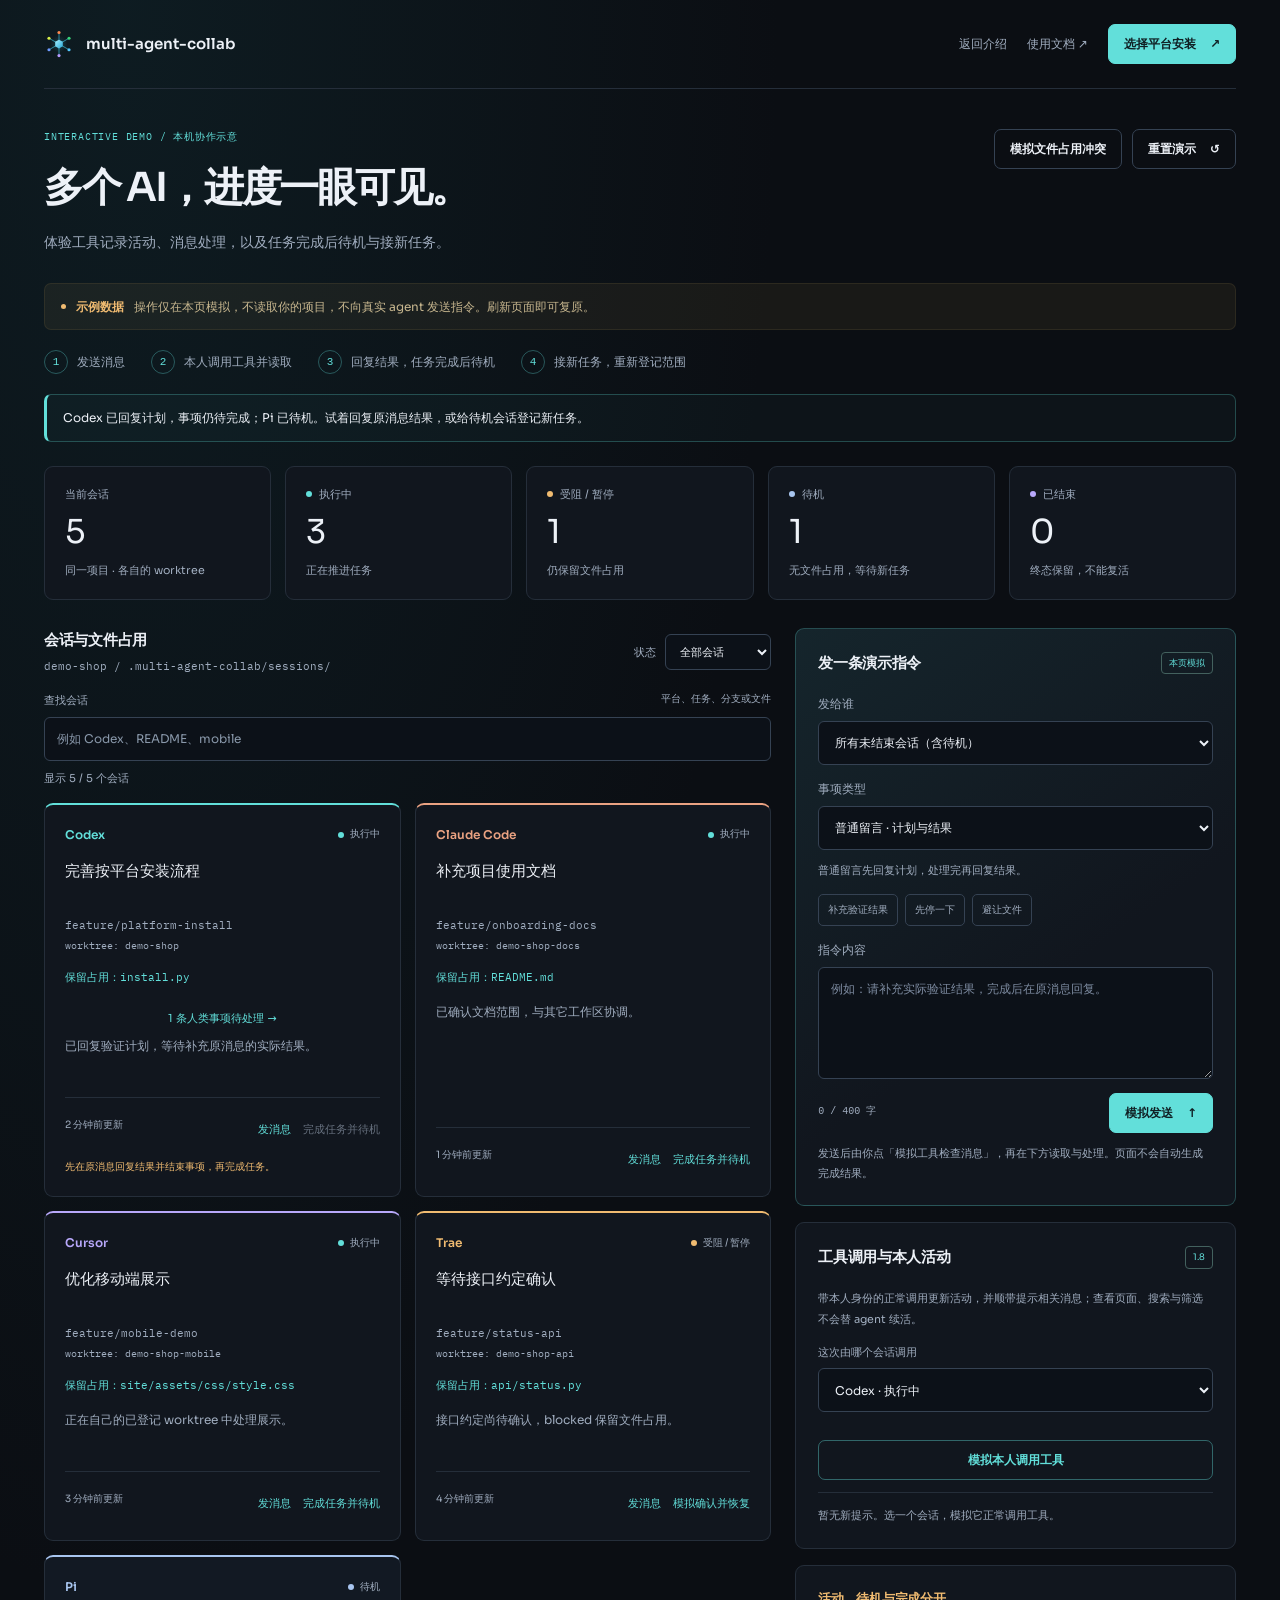
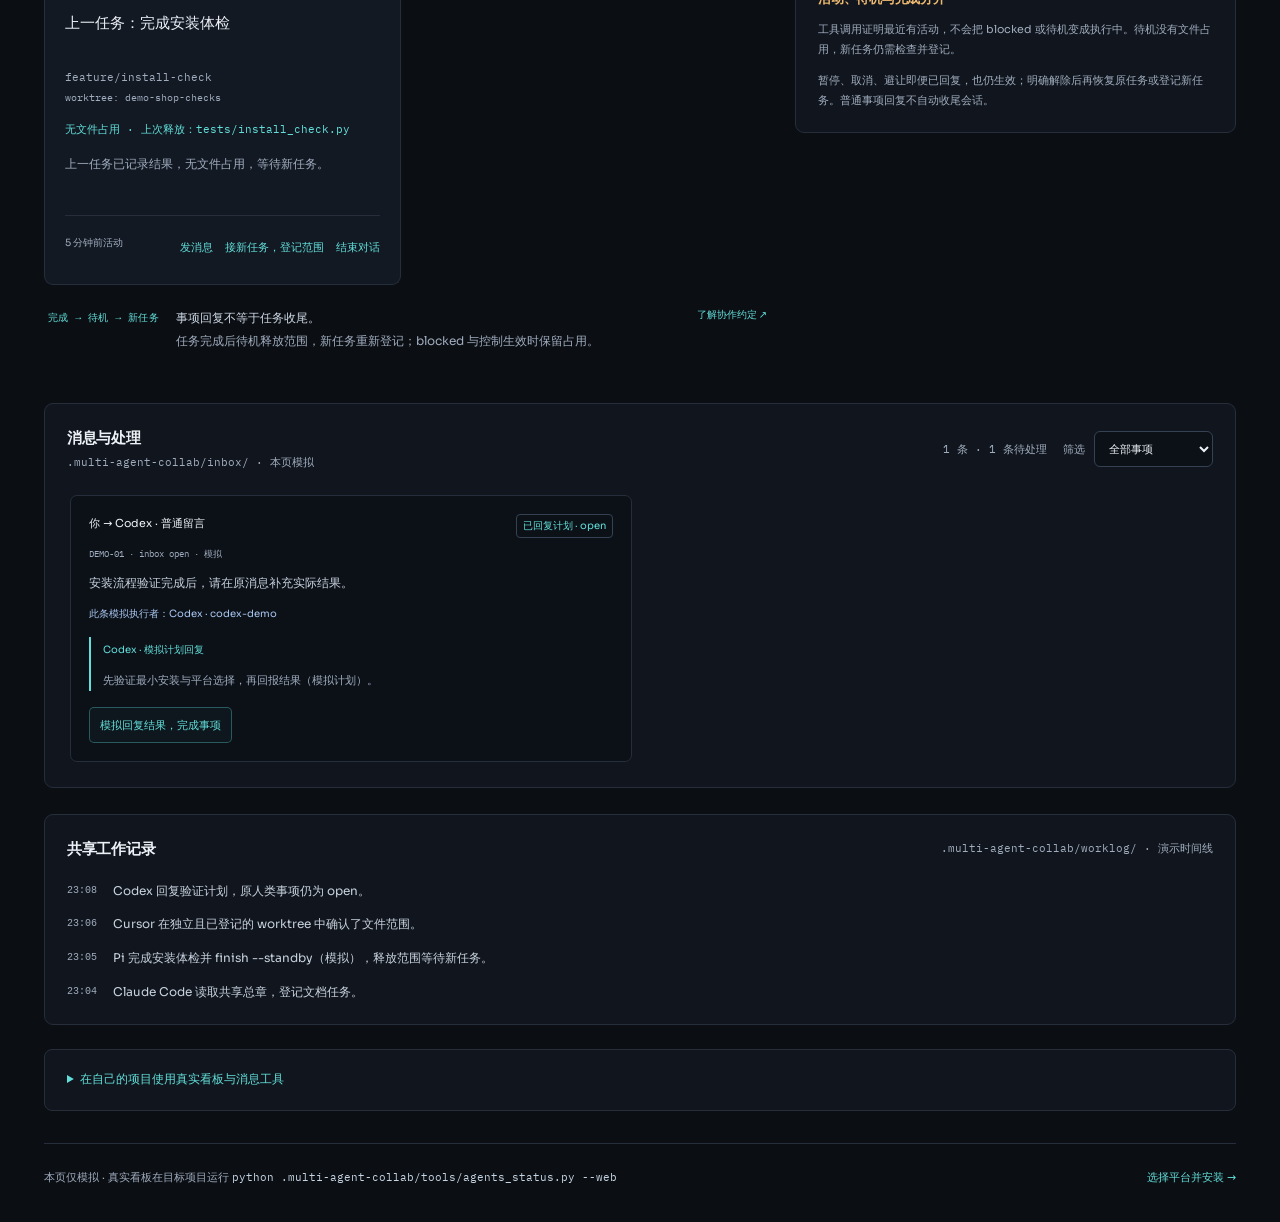
<file: site/demo.html>
<!DOCTYPE html>
<html lang="zh-CN">
<head>
  <meta charset="UTF-8">
  <meta name="viewport" content="width=device-width, initial-scale=1">
  <meta name="color-scheme" content="dark">
  <meta name="theme-color" content="#0b0e13">
  <meta name="description" content="体验多 AI 协作看板：工具调用记录活动，消息读取与回复，任务完成后待机，新任务重新登记文件。所有操作仅在本页模拟。">
  <title>协作看板交互演示 · multi-agent-collab</title>
  <link rel="icon" href="assets/logo/favicon.svg" type="image/svg+xml">
  <link rel="stylesheet" href="assets/css/fonts.css">
  <link rel="stylesheet" href="assets/css/demo.css">
  <script src="assets/js/demo.js" defer></script>
</head>
<body>
  <a class="skip-demo" href="#demo-main">跳到演示内容</a>
  <div class="demo-shell">
    <header class="demo-nav">
      <a class="demo-brand" href="index.html"><img src="assets/logo/mark.svg" width="30" height="30" alt=""><span>multi-agent-collab</span></a>
      <nav aria-label="演示导航"><a href="index.html">返回介绍</a><a href="https://github.com/AiFLYF/multi-agent-collab#readme" target="_blank" rel="noopener">使用文档 ↗</a><a class="button primary" href="index.html#sec-6">选择平台安装 <span aria-hidden="true">↗</span></a></nav>
    </header>
    <main id="demo-main" tabindex="-1">
      <div class="demo-intro">
        <div><p class="eyebrow">INTERACTIVE DEMO / 本机协作示意</p><h1>多个 AI，进度一眼可见。</h1><p class="intro-copy">体验工具记录活动、消息处理，以及任务完成后待机与接新任务。</p></div>
        <div class="demo-actions"><button id="demo-conflict" class="button" type="button">模拟文件占用冲突</button><button id="demo-reset" class="button" type="button">重置演示 <span aria-hidden="true">↺</span></button></div>
      </div>
      <p class="demo-notice"><span class="notice-dot" aria-hidden="true"></span><strong>示例数据</strong><span>操作仅在本页模拟，不读取你的项目，不向真实 agent 发送指令。刷新页面即可复原。</span></p>
      <noscript><p class="demo-notice">请启用 JavaScript 体验交互，或返回介绍页查看看板截图和安装说明。</p></noscript>
      <div class="demo-guide" aria-label="演示体验步骤"><span><b>1</b> 发送消息</span><span><b>2</b> 本人调用工具并读取</span><span><b>3</b> 回复结果，任务完成后待机</span><span><b>4</b> 接新任务，重新登记范围</span></div>
      <p id="demo-status" class="demo-status" role="status" aria-live="polite">Codex 已回复计划，事项仍待完成。试着在「消息与处理」中模拟回复结果。</p>

      <section class="metrics" aria-label="会话统计">
        <div class="metric"><span>当前会话</span><strong id="metric-total">5</strong><small>同一项目 · 各自的 worktree</small></div>
        <div class="metric"><span><i class="dot active" aria-hidden="true"></i>执行中</span><strong id="metric-active">3</strong><small>正在推进任务</small></div>
        <div class="metric"><span><i class="dot blocked" aria-hidden="true"></i>受阻 / 暂停</span><strong id="metric-blocked">1</strong><small>仍保留文件占用</small></div>
        <div class="metric"><span><i class="dot standby" aria-hidden="true"></i>待机</span><strong id="metric-standby">1</strong><small>无文件占用，等待新任务</small></div>
        <div class="metric"><span><i class="dot done" aria-hidden="true"></i>已结束</span><strong id="metric-done">0</strong><small>终态保留，不能复活</small></div>
      </section>

      <div class="demo-grid">
        <section aria-labelledby="sessions-title">
          <div class="section-heading"><div><h2 id="sessions-title">会话与文件占用</h2><span class="subtle mono">demo-shop / .multi-agent-collab/sessions/</span></div><label class="filter-label" for="session-filter">状态<select id="session-filter"><option value="all">全部会话</option><option value="active">执行中</option><option value="blocked">受阻 / 暂停</option><option value="standby">待机 · 无占用</option><option value="done">已结束</option></select></label></div>
          <label class="session-search-label" for="session-search">查找会话<span>平台、任务、分支或文件</span></label><input type="search" id="session-search" class="session-search" placeholder="例如 Codex、README、mobile" autocomplete="off" aria-describedby="session-search-status">
          <p id="session-search-status" class="subtle search-status" role="status" aria-live="polite">显示全部 5 个会话</p>
          <div id="demo-sessions" class="session-grid"></div>
          <div id="session-empty" class="empty-state" hidden>没有符合条件的会话。<button id="session-filter-clear" class="text-button" type="button">清空搜索与筛选</button></div>
          <section id="demo-activation-panel" class="panel activation-panel" aria-labelledby="activation-title" hidden>
            <div class="panel-heading"><h2 id="activation-title">给待机会话登记新任务</h2><button id="activation-cancel" class="text-button" type="button">取消登记</button></div>
            <p id="activation-owner" class="form-note"></p>
            <form id="demo-activation">
              <label for="activation-task">新任务</label><input id="activation-task" name="task" type="text" required maxlength="120" placeholder="例如：补充接口测试">
              <label for="activation-branch">任务分支</label><input id="activation-branch" name="branch" type="text" required maxlength="120" placeholder="feature/new-task" aria-describedby="activation-policy-note">
              <p id="activation-policy-note" class="form-note">演示使用 Git Flow 的任务分支；登记前核对分支、原消息与文件范围。</p>
              <label for="activation-files">完整文件范围，每行一个</label><textarea id="activation-files" name="files" rows="2" required placeholder="src/feature.py&#10;tests/test_feature.py" aria-describedby="activation-status"></textarea>
              <button id="activation-conflict" class="text-button" type="button">填入已占用文件，试试冲突检查</button>
              <p id="activation-status" class="form-note" role="status" aria-live="polite">填写新任务和完整范围，登记成功后才开始。</p>
              <div class="form-footer"><span>仅演示，不创建真实分支或文件</span><button id="activation-submit" class="button primary" type="submit">核对并登记新任务</button></div>
            </form>
          </section>
          <div class="workflow-note"><span class="step-number mono">完成 → 待机 → 新任务</span><p><strong>事项回复不等于任务收尾。</strong><br>任务完成后待机释放范围，新任务重新登记；blocked 与控制生效时保留占用。</p><a href="index.html#sec-3">了解协作约定 ↗</a></div>
        </section>

        <aside class="side-stack">
          <section class="panel directive-panel" aria-labelledby="directive-title">
            <div class="panel-heading"><h2 id="directive-title">发一条演示指令</h2><span class="small-badge">本页模拟</span></div>
            <form id="demo-directive">
              <label for="directive-target">发给谁</label>
              <select id="directive-target" name="target"><option value="any">所有未结束会话（含待机）</option></select>
              <label for="directive-action">事项类型</label><select id="directive-action" name="action" aria-describedby="directive-kind-note"><option value="message">普通留言 · 计划与结果</option><option value="pause">暂停 · 停止推进，保留占用</option><option value="cancel">取消 · 停止任务，等待交接</option><option value="avoid">避让 · 不再修改指定文件</option></select>
              <p id="directive-kind-note" class="form-note">普通留言先回复计划，处理完再回复结果。</p>
              <div class="directive-presets" aria-label="示例消息"><button type="button" data-demo-preset="message">补充验证结果</button><button type="button" data-demo-preset="pause">先停一下</button><button type="button" data-demo-preset="avoid">避让文件</button></div>
              <label for="directive-body">指令内容</label>
              <textarea id="directive-body" name="body" rows="3" maxlength="400" required placeholder="例如：请补充实际验证结果，完成后在原消息回复。" aria-describedby="directive-length"></textarea>
              <div class="form-footer"><span id="directive-length">0 / 400 字</span><button id="directive-send" class="button primary" type="submit">模拟发送 <span aria-hidden="true">↑</span></button></div>
            </form>
            <p class="form-note">发送后由你点「模拟工具检查消息」，再在下方读取与处理。页面不会自动生成完成结果。</p>
          </section>
          <section class="panel tool-panel" aria-labelledby="tool-check-title"><div class="panel-heading"><h2 id="tool-check-title">工具调用与本人活动</h2><span class="small-badge">1.8</span></div><p class="form-note">带本人身份的正常调用更新活动，并顺带提示相关消息；查看页面、搜索与筛选不会替 agent 续活。</p><label for="demo-tool-session" class="tool-session-label">这次由哪个会话调用</label><select id="demo-tool-session" aria-describedby="demo-notifications"></select><button id="demo-tool-check" class="button" type="button">模拟本人调用工具</button><p id="demo-notifications" class="tool-notifications" role="status" aria-live="polite">暂无新提示。选一个会话，模拟它正常调用工具。</p></section>
          <section class="panel control-note"><h2>活动、待机与完成分开</h2><p>工具调用证明最近有活动，不会把 blocked 或待机变成执行中。待机没有文件占用，新任务仍需检查并登记。</p><p>暂停、取消、避让即便已回复，也仍生效；明确解除后再恢复原任务或登记新任务。普通事项回复不自动收尾会话。</p>
          </section>
        </aside>
      </div>

      <section class="panel messages-panel" aria-labelledby="replies-title"><div class="panel-heading"><div><h2 id="replies-title">消息与处理</h2><span class="subtle mono">.multi-agent-collab/inbox/ · 本页模拟</span></div><div class="message-heading-actions"><span class="subtle mono" id="reply-count">1 条</span><label class="filter-label" for="message-filter">筛选<select id="message-filter"><option value="all">全部事项</option><option value="open">待处理</option><option value="complete">已完成普通事项</option><option value="control">生效中的控制</option></select></label></div></div><div id="demo-messages" class="messages"></div><p id="messages-empty" class="empty-state" hidden>此筛选下没有消息事项。</p></section>

      <section class="panel timeline-panel" aria-labelledby="timeline-title">
        <div class="panel-heading"><h2 id="timeline-title">共享工作记录</h2><span class="subtle mono">.multi-agent-collab/worklog/ · 演示时间线</span></div>
        <ol id="demo-timeline" class="timeline"></ol>
      </section>
      <details class="demo-real"><summary>在自己的项目使用真实看板与消息工具</summary><p>先完成安装，再在目标项目运行。已有旧版安装沿用原布局；通知给出的读取参数包含实际路径与会话 ID。</p><div class="real-code-head"><span>示例平台 Codex</span><button id="demo-copy-command" class="button" type="button">复制命令</button></div><pre><code id="demo-real-command">python .multi-agent-collab/tools/agents_status.py --web
python .multi-agent-collab/tools/agents_status.py --context --agent codex --session &lt;自己的ID&gt;
python .multi-agent-collab/tools/agents_messages.py list --agent codex --session &lt;自己的ID&gt;
python .multi-agent-collab/tools/agents_session.py finish &lt;自己的ID&gt; --agent codex --summary "实际结果" --tests "实际验证" --standby
python .multi-agent-collab/tools/agents_session.py activate &lt;自己的ID&gt; --agent codex --task "新任务" --files &lt;完整范围&gt;</code></pre><p>最终答复前实际验证、回复原事项并收尾；未完成用 handoff 保留占用。既有对话重读变化部分，长驻看板重启；套件不会自动唤醒待机会话或向任意 shell 注入命令。</p></details>
    </main>
    <footer class="demo-footer"><span>本页仅模拟 · 真实看板在目标项目运行 <code>python .multi-agent-collab/tools/agents_status.py --web</code></span><a href="index.html#sec-6">选择平台并安装 →</a></footer>
  </div>
</body>
</html>
</file>
<file: site/assets/css/fonts.css>
/* ── 字体自托管（无外网依赖） ─────────────────────────────── */
@font-face{font-family:'Sora';src:url('../../vendor/fonts/sora-400.woff2') format('woff2');font-weight:400;font-display:swap}
@font-face{font-family:'Sora';src:url('../../vendor/fonts/sora-600.woff2') format('woff2');font-weight:600;font-display:swap}
@font-face{font-family:'Sora';src:url('../../vendor/fonts/sora-700.woff2') format('woff2');font-weight:700;font-display:swap}
@font-face{font-family:'Sora';src:url('../../vendor/fonts/sora-800.woff2') format('woff2');font-weight:800;font-display:swap}
@font-face{font-family:'PlexMono';src:url('../../vendor/fonts/plexmono-400.woff2') format('woff2');font-weight:400;font-display:swap}
@font-face{font-family:'PlexMono';src:url('../../vendor/fonts/plexmono-500.woff2') format('woff2');font-weight:500;font-display:swap}
@font-face{font-family:'PlexMono';src:url('../../vendor/fonts/plexmono-600.woff2') format('woff2');font-weight:600;font-display:swap}
</file>
<file: site/assets/css/style.css>
/* ============================================================
 * multi-agent-collab · CONVERGENCE 设计系统
 * 信号青 x 琥珀 x 深底。六流汇一板：差异可见，规矩同一。
 * ============================================================ */

/* ── 变量 ─────────────────────────────────────────────────── */
:root{
  /* 表面 */
  --bg:#05070C;
  --panel:rgba(9,15,24,.66);
  --panel-solid:#0A1119;
  --line:rgba(70,224,255,.14);
  --line2:rgba(70,224,255,.3);
  --line-top:rgba(70,224,255,.22);      /* 卡片上边高光，抬出层次 */

  /* 语义色 */
  --cy:#46E0FF;            /* 信号青（主） */
  --cy-soft:rgba(70,224,255,.55);
  --am:#FFB84D;            /* 人类指令 */
  --rd:#FF5A5A;            /* 失联 */

  /* 文字：--tx3 已从 #4E6577 提到 #6B869B，
     在 #05070C 底上约 5.8:1，满足 WCAG AA（正文级） */
  --tx:#DFF1FA;
  --tx2:#A6BAC9;
  --tx3:#829AAB;

  --c-cld:#FF8A50;  --c-cdx:#37D67A;  --c-opc:#53C8FF;
  --c-pi0:#B79CFF;  --c-tr4:#6E9BFF;  --c-wb0:#D9F24A;

  --sans:'Sora','PingFang SC','HarmonyOS Sans SC','Microsoft YaHei',system-ui,sans-serif;
  --mono:'PlexMono','SFMono-Regular',Consolas,'Courier New','Microsoft YaHei',monospace;

  /* 间距刻度：全站只用这一套，别的地方不许再写裸像素 */
  --s1:8px;   --s2:12px;  --s3:16px;  --s4:20px;  --s5:24px;  --s6:28px;
  --s7:32px;  --s8:40px;  --s9:48px;  --s10:64px; --s11:80px; --s12:112px;

  --ease:cubic-bezier(.22,.8,.28,1);
  --dur:.28s;
  --acc:var(--cy);         /* 当前章节强调色，由 ui.js 随滚动写入（取自各 section 的 data-acc） */
  --head-h:62px;
}

/* ── 基础 ─────────────────────────────────────────────────── */
*{margin:0;padding:0;box-sizing:border-box}
html{scroll-behavior:smooth}
html:not(.js) .rv{opacity:1!important;transform:none!important}
body{
  background:var(--bg);color:var(--tx);font-family:var(--sans);
  font-size:15px;line-height:1.75;-webkit-font-smoothing:antialiased;
  overflow-x:hidden;
  font-variant-numeric:tabular-nums;font-feature-settings:'tnum' 1;   /* 数字等宽，时钟/计数器不抖 */
}
::selection{background:rgba(70,224,255,.28);color:#fff}
a{color:inherit;text-decoration:none}
img{max-width:100%;display:block}
button{font-family:var(--mono);color:inherit}
.wrap{max-width:1180px;margin:0 auto;padding:0 28px;position:relative;z-index:2}
.mono{font-family:var(--mono)}
code{font-family:var(--mono);font-size:.9em;color:var(--cy);background:rgba(70,224,255,.06);padding:.08em .4em;border:1px solid var(--line)}
/* 代码块里的 <code> 是块级容器，不该继承上面那套「行内代码」的
   青字 + 底色 + 边框（会渲染成嵌套青框，字号还被 0.9em 缩掉一成） */
.code pre code{background:none;border:none;padding:0;color:inherit;font-size:inherit}

/* 可访问性：只用键盘时的统一焦点环 */
:focus-visible{outline:2px solid var(--cy);outline-offset:3px;border-radius:2px}
:focus:not(:focus-visible){outline:none}
.sr-only{position:absolute;width:1px;height:1px;padding:0;margin:-1px;overflow:hidden;clip:rect(0 0 0 0);white-space:nowrap;border:0}

/* 跳到正文：默认移出视口，聚焦时才出现 */
.skip{position:absolute;left:-9999px;top:0;z-index:99}
.skip:focus{left:12px;top:12px;padding:10px 16px;background:var(--cy);color:#02141C;font-size:12px}

/* 全局细网格 + 顶部辉光 */
body::before{
  content:'';position:fixed;inset:0;z-index:0;pointer-events:none;
  background:
    repeating-linear-gradient(0deg,transparent 0 71px,rgba(70,224,255,.022) 71px 72px),
    repeating-linear-gradient(90deg,transparent 0 71px,rgba(70,224,255,.022) 71px 72px);
}
body::after{
  content:'';position:fixed;inset:0;z-index:0;pointer-events:none;
  background:radial-gradient(ellipse 130% 100% at 50% 0%,rgba(70,224,255,.045),transparent 55%);
}
.vignette{position:fixed;inset:0;z-index:60;pointer-events:none;background:radial-gradient(ellipse 125% 100% at 50% 42%,transparent 55%,rgba(0,0,0,.48))}
.grain{position:fixed;inset:0;z-index:61;pointer-events:none;opacity:.05;mix-blend-mode:overlay;
  background-image:url("data:image/svg+xml,%3Csvg xmlns='http://www.w3.org/2000/svg' width='160' height='160'%3E%3Cfilter id='n'%3E%3CfeTurbulence type='fractalNoise' baseFrequency='0.9' numOctaves='2'/%3E%3C/filter%3E%3Crect width='160' height='160' filter='url(%23n)' opacity='0.6'/%3E%3C/svg%3E")}
#progress{position:fixed;top:0;left:0;right:0;height:2px;z-index:70}
#progress i{display:block;height:100%;transform-origin:0 50%;transform:scaleX(0);background:linear-gradient(90deg,var(--cy),var(--acc));transition:background .4s linear}

/* ── 氛围光斑 ───────────────────────────────────────────────
 * HTML 里一直有 .orb-* 三个空 div，但从来没写过样式（零高度不可见）。
 * 补成三团缓慢漂移的柔光，给深底加一点体积感，不抢正文。
 * 不加 filter:blur() —— 径向渐变本身就是柔的，大尺寸 blur 只会
 * 白白拖慢光栅化（实测首屏绘制因此慢了一截）。
 */
.orb{position:fixed;z-index:0;pointer-events:none;border-radius:50%;opacity:.5;will-change:transform}
.orb-a{width:46vw;height:46vw;max-width:660px;max-height:660px;top:-12vw;left:-8vw;
  background:radial-gradient(circle at 50% 50%,rgba(70,224,255,.17),rgba(70,224,255,.06) 45%,transparent 72%);
  animation:orbA 26s var(--ease) infinite alternate}
.orb-b{width:38vw;height:38vw;max-width:540px;max-height:540px;top:32%;right:-10vw;
  background:radial-gradient(circle at 50% 50%,rgba(167,139,255,.14),rgba(167,139,255,.05) 45%,transparent 72%);
  animation:orbB 32s var(--ease) infinite alternate}
.orb-c{width:34vw;height:34vw;max-width:480px;max-height:480px;bottom:-10vw;left:24%;
  background:radial-gradient(circle at 50% 50%,rgba(255,184,77,.1),rgba(255,184,77,.035) 45%,transparent 72%);
  animation:orbC 38s var(--ease) infinite alternate}
@keyframes orbA{from{transform:translate3d(0,0,0)}to{transform:translate3d(6vw,4vh,0)}}
@keyframes orbB{from{transform:translate3d(0,0,0)}to{transform:translate3d(-5vw,-5vh,0)}}
@keyframes orbC{from{transform:translate3d(0,0,0)}to{transform:translate3d(4vw,-3vh,0)}}

/* ── 关键词跑马灯 ───────────────────────────────────────────
 * 同样是「有标记没样式」的老问题：两行裸文字横着溢出到屏幕外。
 * 补成无限滚动条：两组内容首尾相接，位移 -50% 即可无缝循环；
 * 两端用 mask 渐隐，不出现硬切边。
 */
.marquee{position:relative;margin-top:var(--s10);padding:16px 0;border-top:1px solid var(--line);border-bottom:1px solid var(--line);overflow:hidden;
  -webkit-mask-image:linear-gradient(90deg,transparent,#000 7%,#000 93%,transparent);
  mask-image:linear-gradient(90deg,transparent,#000 7%,#000 93%,transparent)}
.marquee-track{display:flex;width:max-content;animation:marquee 46s linear infinite}
.marquee-group{display:flex;align-items:center;flex:none}
.marquee-group span{display:inline-flex;align-items:center;padding:0 var(--s4);font-family:var(--mono);font-size:12px;letter-spacing:.14em;color:var(--tx2);white-space:nowrap}
.marquee-group i{font-style:normal;color:var(--cy);opacity:.6;font-size:10px}
.marquee:hover .marquee-track{animation-play-state:paused}
@keyframes marquee{from{transform:translate3d(0,0,0)}to{transform:translate3d(-50%,0,0)}}

/* ── 顶栏 ─────────────────────────────────────────────────── */
.site-head{position:fixed;top:0;left:0;right:0;z-index:50;display:flex;align-items:center;gap:26px;padding:14px 30px;border-bottom:1px solid transparent;transition:background .35s,border-color .35s}
.site-head.solid{background:rgba(5,7,12,.82);backdrop-filter:blur(14px) saturate(130%);-webkit-backdrop-filter:blur(14px) saturate(130%);border-bottom-color:var(--line)}
.brand{display:flex;align-items:center;gap:12px;flex:none;min-width:0}
.brand svg{width:20px;height:20px;flex:none;transition:transform .5s var(--ease)}
/* 品牌标记 = logo 的简化版（六条连线 + 六边形黑板核心），
   与 favicon、预加载幕布上的那枚是同一个形状 —— 三处必须一致 */
.bm-link{stroke:var(--cy);stroke-width:7.6;stroke-linecap:round;fill:none;opacity:.92}
.bm-core{fill:var(--cy);stroke:none}
.brand:hover svg{transform:rotate(90deg)}
.brand b{font-family:var(--sans);font-weight:800;font-size:14.5px;letter-spacing:.02em;white-space:nowrap}
.brand span{font-size:10px;letter-spacing:.22em;color:var(--cy-soft);border:1px solid var(--line2);padding:3px 8px;white-space:nowrap}
.site-nav{display:flex;gap:3px;margin-left:auto;font-size:11px;letter-spacing:.12em;color:var(--tx2)}
.site-nav a{display:flex;gap:7px;align-items:baseline;padding:6px 11px;border:1px solid transparent;transition:.25s}
.site-nav a i{font-style:normal;font-size:9px;color:var(--tx3)}
.site-nav a:hover,.site-nav a.on{color:var(--acc);border-color:color-mix(in srgb,var(--acc) 32%,transparent);background:color-mix(in srgb,var(--acc) 10%,transparent)}
.site-nav a.on i{color:var(--acc)}
.head-meta{margin-left:14px;display:flex;align-items:center;gap:10px;font-size:10px;letter-spacing:.16em;color:var(--tx3);white-space:nowrap}
.live-dot{width:6px;height:6px;border-radius:50%;background:var(--cy);box-shadow:0 0 10px rgba(70,224,255,.9);animation:blink 2.4s infinite;flex:none}
@keyframes blink{0%,100%{opacity:1}50%{opacity:.3}}
.burger{display:none;flex:none;margin-left:auto;background:none;border:1px solid var(--line2);width:38px;height:38px;cursor:pointer;position:relative;transition:border-color .25s,background .25s}
.burger:hover{border-color:var(--cy);background:rgba(70,224,255,.06)}
.burger span{position:absolute;left:10px;right:10px;height:1.5px;background:var(--cy);transition:.3s var(--ease)}
.burger span:nth-child(1){top:14px}.burger span:nth-child(2){bottom:14px}
.burger.open span:nth-child(1){top:18px;transform:rotate(45deg)}
.burger.open span:nth-child(2){bottom:18px;transform:rotate(-45deg)}
/* visibility 用 0s 延迟切换（关闭时延后 0.35s 让淡出看得见）：
   若让 visibility 也走 0.35s 过渡，打开瞬间它仍是 hidden，
   同步调用的 focus() 会失败 —— 焦点根本进不了菜单 */
.menu{position:fixed;inset:0;z-index:49;background:#05070c;display:flex;flex-direction:column;justify-content:center;gap:4px;padding:0 30px;opacity:0;visibility:hidden;transition:opacity .35s var(--ease),visibility 0s linear .35s}
.menu.open{opacity:1;visibility:visible;transition:opacity .35s var(--ease),visibility 0s linear 0s}
.menu-nav{display:flex;flex-direction:column;width:100%}
.menu a{display:flex;align-items:baseline;gap:16px;padding:13px 0;border-bottom:1px solid var(--line);font-size:20px;font-weight:600;font-family:var(--sans);transition:color .25s,padding-left .25s}
.menu a:hover{color:var(--cy);padding-left:6px}
.menu a i{font-style:normal;font-family:var(--mono);font-size:11px;color:var(--cy)}
.menu a span{margin-left:auto;font-family:var(--mono);font-size:10px;color:var(--tx3);font-weight:400;letter-spacing:.14em}

/* 侧索引 */
/* 侧索引：命中区撑到 ~44px（视觉尺寸不变），并移出 Tab 序 ——
   它与顶栏导航指向完全相同的 7 个章节，不该让键盘用户多穿 7 个站 */
.side-index{position:fixed;right:20px;top:50%;transform:translateY(-50%);z-index:40;display:flex;flex-direction:column;gap:0}
.side-index button{background:none;border:none;cursor:pointer;display:flex;align-items:center;gap:9px;flex-direction:row-reverse;padding:15px 0;transition:transform .3s var(--ease)}
.side-index button:active{transform:scale(1.12)}
.side-index .si-num{font-family:var(--mono);font-size:10px;color:var(--tx3);transition:color .25s}
.side-index .si-label{font-family:var(--mono);font-size:10px;letter-spacing:.12em;color:var(--tx3);opacity:0;transform:translateX(6px);transition:.3s var(--ease)}
.side-index button::before{content:'';width:12px;height:1px;background:var(--tx3);transition:.3s var(--ease)}
.side-index button.on .si-num,.side-index button.on .si-label{color:var(--acc);opacity:1;transform:none}
.side-index button.on::before{width:20px;background:var(--acc);box-shadow:0 0 8px var(--acc)}
.side-index button:hover .si-label{opacity:1;transform:none}

/* ── 章节 ─────────────────────────────────────────────────── */
.sec{padding:var(--s12) 0;position:relative}
.sec-head{display:flex;align-items:baseline;gap:12px;font-size:11px;letter-spacing:.22em;color:var(--tx2);margin-bottom:var(--s8)}
.sec-head .code{color:var(--acc);font-weight:600;letter-spacing:.12em;transition:color .4s linear}
.sec-head .en{color:var(--tx3)}
.sec-head .cn{font-family:var(--sans);font-size:12.5px;letter-spacing:.16em;color:var(--tx);display:inline-flex;align-items:baseline;gap:12px}
.sec-head .cn::before{content:'·';color:var(--tx3);letter-spacing:0}
.sec-head::after{content:'';flex:1;height:1px;background:repeating-linear-gradient(90deg,var(--line2) 0 6px,transparent 6px 12px);margin-left:8px;transform:translateY(-2px)}
.rv{opacity:1;transform:none}
.rv.in{opacity:1;transform:none}
.statement{font-family:var(--sans);font-size:clamp(30px,5vw,56px);line-height:1.16;font-weight:800;letter-spacing:-.01em;margin-bottom:var(--s7);text-wrap:balance}
.statement .st-line{display:block}
.statement em{font-style:normal;color:var(--acc);transition:color .4s linear}
.lede{color:var(--tx2);max-width:780px;font-size:15px;text-wrap:pretty}
.lede strong{color:var(--tx)}

.btn{display:inline-flex;align-items:center;gap:9px;font-family:var(--mono);font-size:12px;letter-spacing:.14em;padding:13px 22px;border:1px solid var(--line2);color:var(--tx);transition:transform var(--dur) var(--ease),border-color var(--dur),color var(--dur),box-shadow var(--dur),background var(--dur);white-space:nowrap}
.btn::before{content:'▸';color:var(--cy);font-size:10px}
.btn-solid{background:var(--cy);border-color:var(--cy);color:#02141C;font-weight:600}
.btn-solid::before{color:#02141C}
.btn-solid:hover{box-shadow:0 0 30px rgba(70,224,255,.35);transform:translateY(-2px)}
.btn:hover{border-color:var(--cy);color:var(--cy);background:rgba(70,224,255,.05);transform:translateY(-2px)}
.btn-ghost{border-color:var(--line);color:var(--tx2)}
.btn-ghost::before{color:var(--tx3)}
.btn-ghost:hover{border-color:var(--cy);color:var(--cy)}
.btn-ghost:hover::before{color:var(--cy)}
.btn:active,.btn-solid:active{transform:translateY(0) scale(.98)}
.btn svg{width:15px;height:15px;fill:none;stroke:currentColor;stroke-width:1.8;stroke-linecap:round;stroke-linejoin:round}

/* 数据条 */
.strip{display:flex;flex-wrap:wrap;gap:var(--s3) 0;border-top:1px solid var(--line);border-bottom:1px solid var(--line);margin-top:var(--s10)}
.strip span{display:inline-flex;align-items:center;gap:9px;padding:15px 26px;font-size:11.5px;letter-spacing:.12em;color:var(--tx3)}
.strip span + span{border-left:1px solid var(--line)}
.strip b{color:var(--cy);font-weight:600;font-size:14px;font-family:var(--mono)}
.strip i{font-style:normal;color:var(--am)}

/* ── HERO：汇流画布 ───────────────────────────────────────── */
.hero{min-height:100svh;display:flex;flex-direction:column;justify-content:center;padding:128px 0 0;overflow:hidden;position:relative}
#heroScene{position:absolute;inset:0;width:100%;height:100%;z-index:1;cursor:crosshair}
.hero::after{content:'';position:absolute;inset:0;z-index:1;pointer-events:none;
  background:linear-gradient(100deg,rgba(5,7,12,.95) 22%,rgba(5,7,12,.62) 44%,rgba(5,7,12,0) 64%)}
.no-webgl #heroScene{display:none}
.hero-wrap{display:grid;grid-template-columns:minmax(0,1.12fr) minmax(0,.88fr);gap:44px;align-items:center;position:relative;z-index:3}
.hero-copy{min-width:0}          /* 网格子项默认 min-width:auto，长串代码会把列撑破 */
.eyebrow{display:inline-flex;align-items:center;gap:10px;font-size:11px;letter-spacing:.18em;color:var(--tx2);border:1px solid var(--line2);padding:8px 16px;margin-bottom:var(--s6);background:rgba(5,7,12,.6)}
.hero-title{font-family:var(--sans);font-size:clamp(30px,4.9vw,60px);line-height:1.14;font-weight:800;letter-spacing:-.015em;margin-bottom:var(--s6);word-break:keep-all}
.hero-title .ht-row{display:block;overflow:hidden}
/* 渐进增强：默认不位移，JS 失效时 H1 照样看得见（原来默认 translateY(110%)
   又被 .ht-row 的 overflow:hidden 裁掉，禁用 JS 时首屏标题整块消失）。
   初始位移改由 .js 提供，再靠 body.is-loaded 复位。 */
.hero-title .ht-line{display:block;transition:transform 1s var(--ease);transition-delay:var(--d,0s);text-wrap:balance}
html.js .hero-title .ht-line{transform:none}
body.is-loaded .hero-title .ht-line{transform:none}
/* 描边字给一层极低透明度填充：保住镂空感，同时兜住可读性与高对比模式 */
.hero-title .ht-outline{-webkit-text-stroke:0;color:var(--cy)}
@media (forced-colors:active){
  .hero-title .ht-outline{color:CanvasText;-webkit-text-stroke:0}
}
.hero-sub{color:var(--tx2);max-width:600px;font-size:15.5px;margin-bottom:var(--s7);text-wrap:pretty}
.hero-sub strong{color:var(--tx)}
.hero-sub code{white-space:nowrap}
.hero-cta{display:flex;gap:14px;flex-wrap:wrap}

/* 右侧：共享黑板卡片（DOM 渲染，画布只画汇聚流与锁定框） */
.board-card{
  position:relative;z-index:3;
  background:linear-gradient(180deg,rgba(10,17,25,.94),rgba(7,12,18,.88));
  border:1px solid var(--line2);border-top-color:var(--line-top);
  backdrop-filter:blur(10px);-webkit-backdrop-filter:blur(10px);
  box-shadow:0 26px 70px rgba(0,0,0,.55),0 0 0 1px rgba(70,224,255,.06);
  transition:border-color var(--dur),box-shadow var(--dur);
}
.board-card:hover{border-color:rgba(70,224,255,.42);box-shadow:0 30px 80px rgba(0,0,0,.6),0 0 0 1px rgba(70,224,255,.12)}
.bc-head{display:flex;align-items:center;justify-content:space-between;gap:12px;padding:15px 18px;border-bottom:1px solid var(--line)}
.bc-title{font-size:12px;letter-spacing:.1em;color:var(--tx2)}
.bc-title b{color:var(--cy);font-weight:600}
.bc-live{display:inline-flex;align-items:center;gap:8px;font-size:10px;letter-spacing:.18em;color:var(--cy)}
.bc-rows{list-style:none}
/* 三块板各给一个身份色（与第 05 章拓扑图的图例呼应） */
.bc-row{--slot:var(--cy);display:flex;align-items:center;gap:14px;padding:14px 18px;border-bottom:1px solid var(--line);transition:background .45s var(--ease)}
.bc-row[data-slot="worklog"]{--slot:#A78BFF}
.bc-row[data-slot="inbox"]{--slot:var(--am)}
.bc-row:hover{background:rgba(70,224,255,.045)}
.bc-row::before{content:'';width:3px;height:20px;flex:none;background:var(--slot);opacity:.5;transition:opacity .45s,box-shadow .45s}
.bc-row:hover::before{opacity:.8}
.bc-row.flash{background:rgba(70,224,255,.09)}
.bc-row.flash::before{opacity:1;box-shadow:0 0 12px var(--slot)}
.bc-k{font-size:12px;color:var(--slot);letter-spacing:.04em;min-width:88px}
.bc-v{font-size:12px;color:var(--tx3);letter-spacing:.03em}
.bc-foot{display:flex;align-items:center;justify-content:space-between;gap:12px;flex-wrap:wrap;padding:13px 18px;font-size:10px;letter-spacing:.14em;color:var(--tx3)}
.bc-conv{display:inline-flex;align-items:center;gap:10px}
.bc-conv::before{content:'';width:26px;height:1px;background:repeating-linear-gradient(90deg,var(--line2) 0 4px,transparent 4px 8px)}
.bc-hint{color:var(--am);border:1px dashed rgba(255,184,77,.4);padding:5px 10px;background:rgba(255,184,77,.05)}

/* HUD 角标 + 控制台日志 */
.hud{position:absolute;z-index:3;font-size:10px;letter-spacing:.14em;color:var(--tx3);pointer-events:none;font-family:var(--mono)}
.hud b{color:var(--cy-soft);font-weight:500}
.hud-tl{top:86px;left:34px}
.hud-tr{top:86px;right:34px;text-align:right}
.hud-br{bottom:20px;right:34px;text-align:right}
.console-log{position:absolute;left:34px;bottom:20px;z-index:3;width:min(430px,52vw);font-size:10.5px;line-height:2;color:var(--tx3);pointer-events:none;font-family:var(--mono)}
.console-log div{opacity:0;transform:translateX(-8px);transition:opacity .5s,transform .5s;white-space:nowrap;overflow:hidden;text-overflow:ellipsis}
.console-log div.show{opacity:1;transform:none}
.console-log .t{color:var(--tx3)}
.console-log .ok{color:var(--cy)}
.console-log .hu{color:var(--am)}

/* ── 三支柱卡 ─────────────────────────────────────────────── */
.cards-3{display:grid;grid-template-columns:repeat(3,1fr);gap:18px;margin:var(--s9) 0 var(--s10)}
.pcard{position:relative;background:var(--panel);border:1px solid var(--line);border-top-color:var(--line-top);padding:28px 26px;backdrop-filter:blur(8px);transition:transform .35s var(--ease),border-color .35s;overflow:hidden}
.pcard::before{content:'';position:absolute;inset:0;background:radial-gradient(420px circle at var(--mx,50%) var(--my,50%),rgba(70,224,255,.08),transparent 65%);opacity:0;transition:opacity .35s}
.pcard:hover{transform:translateY(-5px);border-color:var(--line2)}
.pcard:hover::before{opacity:1}
.pcard-i{font-family:var(--mono);font-size:11px;color:var(--cy);letter-spacing:.14em}
.pcard h3{font-family:var(--sans);font-size:19px;font-weight:700;margin:12px 0 10px;letter-spacing:-.005em}
.pcard p{color:var(--tx2);font-size:14px;line-height:1.75;text-wrap:pretty}
.pcard p b{color:var(--tx)}

/* ── 对比表 ───────────────────────────────────────────────── */
.compare{border:1px solid var(--line);border-top-color:var(--line-top);background:var(--panel)}
.cmp-head,.cmp-row{display:grid;grid-template-columns:170px 1fr 1fr}
.cmp-head{font-size:10.5px;letter-spacing:.16em;color:var(--tx3);border-bottom:1px solid var(--line)}
.cmp-head span,.cmp-row span{padding:15px 20px;border-right:1px solid var(--line)}
.cmp-head span:last-child,.cmp-row span:last-child{border-right:none}
.cmp-head .cmp-hi{color:var(--cy)}
.cmp-row{border-bottom:1px solid var(--line);font-size:14px}
.cmp-row:last-child{border-bottom:none}
.cmp-k{font-family:var(--mono);font-size:11.5px!important;color:var(--tx2);letter-spacing:.06em}
.cmp-a{color:var(--tx3)}
.cmp-b{color:var(--tx);background:rgba(70,224,255,.04)}

/* ── 统计 + 事故日志 ──────────────────────────────────────── */
.stat-grid{display:grid;grid-template-columns:repeat(3,1fr);gap:18px;margin:var(--s9) 0 var(--s1)}
.stat{background:var(--panel);border:1px solid var(--line);border-top-color:var(--line-top);padding:26px 24px;display:flex;flex-direction:column;justify-content:space-between;gap:14px}
.stat b{display:flex;align-items:baseline;gap:2px;flex-wrap:wrap;font-family:var(--mono);font-size:clamp(30px,3.4vw,42px);font-weight:500;color:var(--cy);line-height:1.05;letter-spacing:-.01em;text-shadow:0 0 22px rgba(70,224,255,.18)}
.stat b em{font-style:normal;font-size:.5em;color:var(--am);padding:0 .06em}
.stat-cap{margin:0;font-size:12.5px;color:var(--tx2);letter-spacing:.04em;line-height:1.6;text-wrap:pretty}
.incidents{margin-top:var(--s9);border:1px solid var(--line);border-top-color:var(--line-top);background:var(--panel)}
.inc-head,.inc-row{display:grid;grid-template-columns:1fr 56px 1fr}
.inc-head{font-size:10.5px;letter-spacing:.16em;color:var(--tx3);border-bottom:1px solid var(--line)}
.inc-head span{padding:13px 20px}
.inc-row{border-bottom:1px solid var(--line);font-size:14px;transition:background .25s}
.inc-row:hover{background:rgba(70,224,255,.028)}
.inc-row:hover .inc-rule{background:rgba(70,224,255,.06)}
.inc-row:last-child{border-bottom:none}
.inc-sym{padding:18px 20px;color:var(--tx3)}
.inc-arrow{display:flex;align-items:center;justify-content:center;color:var(--am);border-left:1px solid var(--line);border-right:1px solid var(--line);font-size:14px}
.inc-rule{padding:18px 20px;color:var(--tx);background:rgba(70,224,255,.035)}
.inc-rule b{color:var(--cy);font-weight:500}

/* ── 交规卡 + 应答机信号条 ────────────────────────────────── */
.rules-grid{display:grid;grid-template-columns:1fr 1fr;gap:18px;margin-top:var(--s9)}
.rule{position:relative;background:var(--panel);border:1px solid var(--line);border-top-color:var(--line-top);padding:30px 28px;transition:border-color .35s,transform .35s var(--ease)}
.rule:hover{border-color:var(--line2);transform:translateY(-4px)}
.rule-r{font-family:var(--mono);font-size:11px;letter-spacing:.2em;color:var(--am)}
.rule h3{font-family:var(--sans);font-size:20px;font-weight:700;margin:12px 0 12px;letter-spacing:-.005em}
.rule p{color:var(--tx2);font-size:14px;text-wrap:pretty}
.rule p b{color:var(--tx)}
.hb-demo{margin-top:var(--s9);border:1px solid var(--line);border-top-color:var(--line-top);background:var(--panel);padding:26px 28px;display:flex;align-items:center;gap:26px;flex-wrap:wrap}
.hb-dots{display:flex;gap:26px;flex-wrap:wrap}
.hb-cell{display:flex;flex-direction:column;align-items:center;gap:10px;font-family:var(--mono);font-size:10px;color:var(--tx3);letter-spacing:.08em}
.hb-dot{width:11px;height:11px;border-radius:50%;background:var(--cy);position:relative;box-shadow:0 0 10px rgba(70,224,255,.7)}
.hb-dot::after{content:'';position:absolute;inset:-6px;border-radius:50%;border:1px solid var(--cy);animation:hb 2.2s var(--ease) infinite}
.hb-cell:nth-child(2) .hb-dot::after{animation-delay:.5s}
.hb-cell:nth-child(3) .hb-dot::after{animation-delay:1s}
.hb-cell:nth-child(4) .hb-dot::after{animation-delay:1.5s}
@keyframes hb{0%{transform:scale(.4);opacity:.9}80%{transform:scale(1.5);opacity:0}100%{opacity:0}}
.hb-dot.dead{background:var(--rd);box-shadow:none}
.hb-dot.dead::after{display:none}
.hb-cell.dead{color:var(--rd)}
.hb-note{flex:1;min-width:240px;font-size:13.5px;color:var(--tx2);text-wrap:pretty}
.hb-note b{color:var(--tx)}

/* ── 第 04 章：指挥台（列表两列 + 满宽产品大图） ──────────────
 * 旧版是「左列表 / 右小图」双栏，产品截图被压到 ~540px 宽，
 * 1440px 宽的看板缩到 0.38 倍，里面的文字只剩 5px —— 等于没放。
 * 改成列表两列在上、看板满宽在下，截图按设计宽度接近 1:1 呈现。
 */
.board-list{list-style:none;display:grid;grid-template-columns:repeat(2,minmax(0,1fr));gap:var(--s5) var(--s8);margin-top:var(--s8)}
.board-list li{display:flex;gap:14px;font-size:14.5px;color:var(--tx2);text-wrap:pretty}
.board-list li:last-child{grid-column:1 / -1}
.board-list b{color:var(--tx)}
.bl-i{flex:none;width:32px;height:32px;border:1px solid var(--line2);background:rgba(70,224,255,.05);display:flex;align-items:center;justify-content:center;font-family:var(--mono);font-size:11px;color:var(--cy);transition:border-color .3s,color .3s,background .3s}
.board-list li:hover .bl-i{border-color:var(--acc);color:var(--acc);background:rgba(70,224,255,.09)}

.board-figure{margin:var(--s8) 0 0;border:1px solid var(--line2);border-top-color:var(--line-top);background:var(--panel-solid);box-shadow:0 30px 80px rgba(0,0,0,.5);overflow:hidden}
.bf-bar{display:flex;align-items:center;gap:8px;padding:11px 14px;border-bottom:1px solid var(--line);background:rgba(9,15,24,.5)}
.bf-bar i{width:9px;height:9px;border-radius:50%;opacity:.75;flex:none}
.bf-bar i:nth-child(1){background:var(--rd)}.bf-bar i:nth-child(2){background:var(--am)}.bf-bar i:nth-child(3){background:var(--cy)}
.bf-bar span{margin-left:auto;font-family:var(--mono);font-size:11px;color:var(--tx3);letter-spacing:.06em;white-space:nowrap;overflow:hidden;text-overflow:ellipsis}
.bf-zoom{display:block;width:100%;padding:0;border:none;background:none;cursor:zoom-in;position:relative;line-height:0}
.bf-zoom img{width:100%;height:auto}
.bf-zoom-tag{position:absolute;right:10px;bottom:10px;font-size:10px;letter-spacing:.1em;color:var(--tx2);background:rgba(5,7,12,.78);border:1px solid var(--line2);padding:5px 10px;opacity:0;transform:translateY(4px);transition:.3s var(--ease);line-height:1.6}
.bf-zoom:hover .bf-zoom-tag,.bf-zoom:focus-visible .bf-zoom-tag{opacity:1;transform:none}
@media (pointer:coarse){.bf-zoom-tag{opacity:1;transform:none}}
.bf-cap{padding:12px 16px;font-family:var(--mono);font-size:12px;color:var(--tx3);letter-spacing:.05em;border-top:1px solid var(--line)}

/* 截图放大 */
.lightbox{position:fixed;inset:0;z-index:95;background:rgba(3,5,9,.92);backdrop-filter:blur(6px);display:flex;align-items:center;justify-content:center;padding:clamp(16px,4vw,56px);animation:lbIn .28s var(--ease)}
.lightbox[hidden]{display:none}
@keyframes lbIn{from{opacity:0}to{opacity:1}}
.lightbox img{max-width:100%;max-height:100%;width:auto;border:1px solid var(--line2);box-shadow:0 30px 90px rgba(0,0,0,.7)}
.lb-close{position:absolute;top:18px;right:18px;background:rgba(5,7,12,.85);border:1px solid var(--line2);color:var(--tx2);font-size:11px;letter-spacing:.14em;padding:9px 14px;cursor:pointer;transition:.25s}
.lb-close:hover{border-color:var(--cy);color:var(--cy)}
.lb-close:active{transform:scale(.96)}
body.lb-open{overflow:hidden}

/* ── 拓扑舞台 ─────────────────────────────────────────────── */
.topo-stage{margin-top:var(--s9);border:1px solid var(--line);border-top-color:var(--line-top);background:radial-gradient(ellipse 80% 90% at 50% 40%,rgba(70,224,255,.05),transparent 70%),var(--panel-solid);overflow:hidden}
.topo-view{position:relative;height:clamp(340px,44vw,540px)}
#topoScene{position:absolute;inset:0;width:100%;height:100%;display:block;touch-action:none;cursor:grab}
#topoScene:active{cursor:grabbing}
.topo-labels{position:absolute;inset:0;overflow:hidden;pointer-events:none}
.topo-label{position:absolute;left:0;top:0;display:inline-flex;align-items:center;gap:7px;font-family:var(--mono);font-size:11px;letter-spacing:.04em;color:var(--tx);white-space:nowrap;transform:translate(-50%,-50%);will-change:transform;opacity:0;transition:opacity .5s var(--ease);text-shadow:0 1px 6px rgba(5,7,12,.92),0 0 12px rgba(5,7,12,.7)}
.topo-label.in{opacity:1}
.topo-label i{width:8px;height:8px;border-radius:50%;flex:none}
.topo-label u{text-decoration:none;font-size:9px;letter-spacing:.1em;color:var(--tx3)}
.topo-label.is-center{font-size:12px;color:var(--cy)}
.topo-label.is-human{color:var(--am)}
.topo-label.is-human u{color:rgba(255,184,77,.75)}
.topo-cap{display:flex;justify-content:space-between;gap:14px;flex-wrap:wrap;padding:14px 20px;border-top:1px solid var(--line);font-family:var(--mono);font-size:11.5px;color:var(--tx3);letter-spacing:.07em}
.topo-legend{display:flex;gap:18px;flex-wrap:wrap}
.topo-legend i{font-style:normal;display:inline-flex;align-items:center;gap:7px}
.topo-legend i::before{content:'';width:8px;height:8px;border-radius:50%;background:var(--cy)}
.topo-legend .lg-am::before{background:var(--am)}
.topo-legend .lg-bb::before{background:#fff}

/* ── 安装标签页 ───────────────────────────────────────────── */
.tabs{margin-top:var(--s9);border:1px solid var(--line);border-top-color:var(--line-top);background:var(--panel)}
.tab-bar{display:flex;border-bottom:1px solid var(--line)}
.tab{flex:1;background:none;border:none;color:var(--tx3);font-family:var(--mono);font-size:11.5px;letter-spacing:.1em;padding:17px 10px;cursor:pointer;transition:.25s;border-bottom:2px solid transparent;position:relative}
.tab i{font-style:normal;color:var(--tx3);margin-right:8px}
.tab.is-on{color:var(--cy);border-bottom-color:var(--cy);background:rgba(70,224,255,.04)}
.tab.is-on i{color:var(--cy)}
.tab:hover{color:var(--tx2)}
.tab:active{background:rgba(70,224,255,.08)}
.tabpanel{display:none}
.tabpanel.is-on{display:block}
.tabpanel-notes{list-style:none;margin-top:16px;display:flex;flex-direction:column;gap:8px}
.tabpanel-notes li{font-size:13px;color:var(--tx3);padding-left:18px;position:relative}
.tabpanel-notes li::before{content:'▸';position:absolute;left:0;color:var(--cy)}
.tabpanel-notes b{color:var(--tx2)}
.checks{border:1px solid var(--line);padding:20px 22px;background:rgba(70,224,255,.03)}
.checks .ac-title{font-size:10.5px;letter-spacing:.16em;color:var(--tx3);margin-bottom:12px}
.checks ol{padding-left:20px;display:flex;flex-direction:column;gap:10px;font-size:14px;color:var(--tx2)}
.checks b{color:var(--cy);font-weight:500}
.code{border:1px solid var(--line);border-top-color:var(--line-top);background:#070C12;margin:14px 0}
.code-bar{display:flex;align-items:center;gap:8px;padding:10px 14px;border-bottom:1px solid var(--line);font-family:var(--mono);font-size:10px;color:var(--tx3);letter-spacing:.1em}
.code-bar i{width:8px;height:8px;border-radius:50%;flex:none}
.code-bar i:nth-child(1){background:var(--rd)}.code-bar i:nth-child(2){background:var(--am)}.code-bar i:nth-child(3){background:var(--cy)}
.code-bar .fname{margin-left:8px}
.code-bar .copy{margin-left:auto;background:none;border:1px solid var(--line2);color:var(--tx2);font-family:var(--mono);font-size:10px;letter-spacing:.1em;padding:5px 12px;cursor:pointer;transition:.25s}
.code-bar .copy:hover{border-color:var(--cy);color:var(--cy)}
.code-bar .copy:active{transform:scale(.96)}
.code pre{padding:18px 20px;overflow-x:auto;font-family:var(--mono);font-size:13px;line-height:1.85;color:var(--tx)}
.code .c{color:var(--tx3)}.code .p{color:var(--cy)}.code .s{color:#8FE3A8}.code .m{color:var(--am)}
.cmd-table{width:100%;border-collapse:collapse;font-size:14px}
.cmd-table th{font-family:var(--mono);font-size:10px;letter-spacing:.16em;color:var(--tx3);text-align:left;padding:10px 14px;border-bottom:1px solid var(--line)}
.cmd-table td{padding:11px 14px;border-bottom:1px solid var(--line);color:var(--tx2);vertical-align:top;transition:background .2s}
.cmd-table tbody tr:hover td{background:rgba(70,224,255,.035)}
.cmd-table tr:last-child td{border-bottom:none}
.cmd-table td.cmd{font-family:var(--mono);font-size:12.5px;color:var(--tx);white-space:nowrap;cursor:copy;transition:color .2s}
.cmd-table td.cmd:hover{color:var(--acc)}
.cmd-table td.cmd::after{content:'⧉';margin-left:10px;color:var(--tx3);font-size:11px}
.cmd-table td.cmd.copied{color:var(--cy)}
.cmd-table td.cmd.copied::after{content:'✓ 已复制'}
.bounds{display:grid;grid-template-columns:1fr 1fr;gap:18px;margin-top:var(--s7)}
.bound{border:1px solid var(--line);border-top-color:var(--line-top);padding:22px 24px;background:var(--panel);transition:border-color .3s var(--ease)}
.bound:hover{border-color:var(--line2)}
.bound h4{font-family:var(--mono);font-size:11px;letter-spacing:.16em;margin-bottom:14px}
.bound.fit h4{color:var(--cy)}.bound.think h4{color:var(--am)}
.bound ul{list-style:none;display:flex;flex-direction:column;gap:9px;font-size:13.5px;color:var(--tx2)}
.bound li{padding-left:16px;position:relative}
.bound li::before{content:'—';position:absolute;left:0;color:var(--tx3)}
.cta-row{display:flex;gap:14px;flex-wrap:wrap;margin-top:var(--s11)}
.site-foot{border-top:1px solid var(--line);margin-top:var(--s12);padding:30px 0 34px;display:flex;align-items:center;gap:20px;flex-wrap:wrap;font-family:var(--mono);font-size:11.5px;letter-spacing:.08em;color:var(--tx3)}
.site-foot a:hover{color:var(--cy)}
.foot-mid{margin:0 auto}
.to-top{margin-left:auto;background:none;border:1px solid var(--line2);color:var(--tx2);font-family:var(--mono);font-size:10px;letter-spacing:.12em;padding:8px 14px;cursor:pointer;display:flex;gap:8px;align-items:center;transition:.25s}
.to-top:hover{border-color:var(--cy);color:var(--cy)}
.to-top:active{transform:scale(.96)}
.file-note{display:none;position:fixed;left:16px;bottom:16px;z-index:55;max-width:340px;background:rgba(10,17,25,.94);border:1px solid var(--line2);padding:14px 16px;font-size:12px;color:var(--tx2);line-height:1.6;backdrop-filter:blur(10px)}
body.from-file .file-note{display:block}
.file-note b{display:block;color:var(--am);font-size:12.5px;margin-bottom:4px}

/* 降级 */
.no-webgl #heroScene{display:none}
.no-webgl #topoScene{display:none}
.no-webgl .topo-view{height:clamp(200px,28vw,320px)}
.no-webgl .topo-stage{background:radial-gradient(ellipse 70% 80% at 50% 40%,rgba(70,224,255,.08),transparent 70%),var(--panel-solid)}

/* ══════════════════════════════════════════════════════════
 * 响应式
 * ══════════════════════════════════════════════════════════ */

/* ≤1120：收紧间距，侧索引在窄一点的桌面就让位 */
@media (max-width:1120px){
  .site-head{gap:18px;padding:14px 22px}
  .site-nav a{padding:6px 8px}
  .side-index{display:none}
}

/* ≤980：单列化，导航换成汉堡 */
@media (max-width:980px){
  .site-nav{display:none}
  .head-meta{display:none}
  .burger{display:block}
  .hero{padding-top:var(--s11)}
  .hero-wrap{grid-template-columns:minmax(0,1fr);gap:0}
  .hero::after{background:linear-gradient(180deg,rgba(5,7,12,.72) 0%,rgba(5,7,12,.9) 52%,rgba(5,7,12,.96) 100%)}
  .board-card{margin-top:34px;max-width:560px}
  .console-log{width:calc(100% - 68px)}
  /* 单列之后 eyebrow 上移到 padding-top，三个 HUD 角标都会压到它 —— 一起收掉 */
  .hud-tl,.hud-tr,.hud-br{display:none}
  .board-list{grid-template-columns:1fr;gap:var(--s4)}
  .board-list li:last-child{grid-column:auto}
  .marquee{margin-top:var(--s9)}
  .cards-3{grid-template-columns:1fr}
  .stat-grid{grid-template-columns:repeat(2,1fr)}
  .rules-grid{grid-template-columns:1fr}
  .bounds{grid-template-columns:1fr}
  .tab{font-size:10.5px;letter-spacing:.02em}
}

/* ≤680：紧凑排版 */
@media (max-width:680px){
  .wrap{padding:0 20px}
  .site-head{padding:12px 20px;gap:14px}
  .sec{padding:var(--s11) 0}
  .sec-head{margin-bottom:var(--s5)}
  .hero{padding-top:var(--s11)}
  .hero-title{margin-bottom:var(--s5)}
  .hero-sub{font-size:14.5px;margin-bottom:var(--s6)}
  .strip{gap:var(--s2) 0;margin-top:var(--s9)}
  /* 折行后行首元素仍带左边框会变成两条悬空竖线（.strip span + span 只按
     DOM 顺序加分隔线，不知道元素换行了）—— 小屏直接去掉竖线，靠间距分组 */
  .strip span{padding:10px 0;font-size:11.5px;letter-spacing:.06em}
  .strip span + span{border-left:none;padding-left:14px}
  .strip b{font-size:13px}
  .stat-grid{grid-template-columns:repeat(2,minmax(0,1fr));gap:12px;margin:var(--s8) 0 var(--s1)}
  .stat{padding:18px 16px;gap:10px}
  .stat b{font-size:clamp(24px,6.6vw,30px)}
  .stat-cap{font-size:11.5px;line-height:1.55}
  .statement{margin-bottom:var(--s5)}
  .lede{font-size:14px}
  .cards-3{margin:var(--s8) 0 var(--s9);gap:14px}
  .pcard{padding:24px 22px}
  .marquee{margin-top:var(--s8);padding:12px 0}
  .marquee-group span{font-size:10.5px;padding:0 var(--s3);letter-spacing:.12em}
  .orb{opacity:.34}
  .orb-a,.orb-b,.orb-c{filter:blur(54px)}
  .cmp-head,.cmp-row{grid-template-columns:104px 1fr 1fr}
  .cmp-head span,.cmp-row span{padding:12px 10px;font-size:12px}
  .inc-head{display:none}
  .inc-row{grid-template-columns:1fr}
  .inc-arrow{border:none;padding:6px 20px;justify-content:flex-start}
  .inc-sym,.inc-rule{border-bottom:1px dashed var(--line)}
  .rules-grid{margin-top:var(--s8)}
  .rule{padding:26px 22px}
  .hb-demo{margin-top:var(--s8);padding:22px 20px;gap:var(--s4)}
  .hb-dots{gap:18px}
  .hb-note{min-width:0;font-size:13px}
  .board-list{margin-top:var(--s6);gap:var(--s4)}
  .board-list li{font-size:13.5px;gap:12px}
  .bl-i{width:30px;height:30px;font-size:10.5px}
  .board-figure{margin-top:var(--s6)}
  .bf-bar span{font-size:10.5px}
  .bf-cap{font-size:11.5px;padding:10px 12px}
  .topo-view{height:420px}
  .topo-label{font-size:10px}
  .topo-label u{display:none}
  .topo-cap{font-size:11px;gap:8px;padding:12px 16px}
  .tabs{margin-top:var(--s8)}
  /* 三个标签横排要 458px，390px 屏只有 348px 可用 —— 横排要么挤成 8px 字，
     要么被裁掉第三个。改成带左侧色条的选项列表：照样一眼看出选中哪个。 */
  .tab-bar{flex-direction:column}
  .tab{flex:none;width:100%;text-align:left;padding:14px 16px;font-size:11px;letter-spacing:.06em;border-bottom:1px solid var(--line);border-left:2px solid transparent}
  .tab:last-child{border-bottom:none}
  /* 标签是自成一体的控件，选中态用固定的青，不跟章节强调色走
     （否则从第 06 章滚回第 01 章，选中 tab 的颜色会跟着变） */
  .tab.is-on{border-bottom-color:var(--line);border-left-color:var(--cy);background:rgba(70,224,255,.05);color:var(--cy)}
  .tab.is-on i{color:var(--cy)}
  /* 窄屏代码块改折行：原来 409–547px 的内容塞进 348px 只能硬截断，
     而隐藏式滚动条不给任何提示，读者会以为内容坏了 */
  .code pre{font-size:12px;padding:14px 16px;white-space:pre-wrap;overflow-wrap:anywhere;overflow-x:visible}
  .cmd-table{font-size:12.5px}
  .cmd-table td.cmd{white-space:normal;font-size:11.5px}
  .bounds{margin-top:var(--s5);gap:14px}
  .bound{padding:20px 18px}
  .cta-row{margin-top:var(--s8);gap:10px}
  .btn{padding:12px 18px}
  .site-foot{margin-top:var(--s11);gap:12px}
  .foot-mid{margin:0;order:3;width:100%}
  .file-note{max-width:calc(100% - 32px);font-size:11.5px}
  .lb-close{top:12px;right:12px;padding:8px 12px}
}

/* ≤380：小屏手机，优先级最低的一律让位 */
@media (max-width:380px){
  .brand span{display:none}
  .brand b{font-size:13.5px}
  .brand svg{width:18px;height:18px}
  .board-card{margin-top:var(--s5)}
  .bc-head,.bc-row,.bc-foot{padding-left:14px;padding-right:14px}
  .bc-k{min-width:74px;font-size:11.5px}
  .bc-v{font-size:11.5px}
  .strip span{padding:10px 12px}
  .stat-grid{grid-template-columns:1fr}
}

/* 矮屏（横放手机 / 小笔记本）：hero 别强占满屏 */
@media (max-height:680px) and (min-width:981px){
  .hero{min-height:auto;padding:var(--s12) 0 var(--s8)}
}

/* 按平台安装配置器 */
.install-config{margin-top:40px;padding:30px;border:1px solid var(--line);background:rgba(255,255,255,.025);border-radius:12px}
.install-config-head{display:flex;align-items:center;justify-content:space-between;gap:20px;margin-bottom:22px}
.install-kicker{font-size:10px;letter-spacing:.14em;color:var(--am);margin:0 0 9px}
.install-config h3{font-size:23px;font-weight:600;letter-spacing:-.02em;margin:0}
.install-clear{border:1px solid var(--line);border-radius:6px;background:transparent;color:var(--tx2);padding:10px 13px;font-size:11px;white-space:nowrap;cursor:pointer}
.install-clear:hover{border-color:var(--cy);color:var(--cy)}
.install-clear:disabled{opacity:.45;cursor:default}
.platform-picker{display:grid;grid-template-columns:repeat(3,minmax(0,1fr));gap:10px;border:0;padding:0;margin:0;min-width:0}
.platform-search-label{display:flex;justify-content:space-between;gap:12px;font-size:12px;color:var(--tx2);margin:0 0 8px}
.platform-search-label span{font-size:10px;color:var(--tx3)}
.platform-search{width:100%;padding:12px 14px;border:1px solid var(--line);border-radius:7px;background:rgba(0,0,0,.3);color:var(--tx);font:inherit;font-size:12px;margin-bottom:18px}
.platform-search::placeholder{color:var(--tx3)}
.platform-option[hidden],#platform-empty[hidden]{display:none}
.platform-option{display:flex;align-items:center;gap:12px;min-width:0;padding:16px;border:1px solid var(--line);border-radius:8px;background:rgba(0,0,0,.15);cursor:pointer;transition:border-color .2s,background .2s}
.platform-option:hover{border-color:rgba(70,224,255,.5)}
.platform-option:has(input:checked){border-color:var(--cy);background:rgba(70,224,255,.06)}
.platform-option:focus-within{outline:2px solid var(--cy);outline-offset:3px}
.platform-option input{width:17px;height:17px;accent-color:var(--cy);flex-shrink:0;cursor:pointer}
.platform-option span{min-width:0}
.platform-option strong{display:block;color:var(--tx);font-size:13px;font-weight:600}
.platform-option small{display:block;color:var(--tx3);font-size:11px;margin-top:5px}
.install-summary{font-size:13px;line-height:1.8;color:var(--tx2);margin:20px 0 0}
.install-files{margin-top:18px;padding-top:16px;border-top:1px solid var(--line);font-size:12px;color:var(--tx2)}
.install-files summary{cursor:pointer;line-height:1.8}
.install-files summary span{color:var(--cy);margin-left:8px}
.install-files ul{display:grid;grid-template-columns:repeat(2,minmax(0,1fr));gap:8px 28px;padding:0;margin:18px 0;list-style:none;font-size:11px;color:var(--tx3);overflow-wrap:anywhere}
.install-files li::before{content:'+ ';color:var(--cy)}
.install-files p{margin:12px 0 0;color:var(--tx3);line-height:1.8}
.prompt-block pre{white-space:pre-wrap;overflow-wrap:anywhere;max-height:480px;overflow-y:auto}
.bf-cap a{color:var(--cy);text-decoration:underline;text-underline-offset:3px}
@media(max-width:640px){
  .install-config{padding:20px 16px}
  .install-config-head{gap:12px}
  .install-config h3{font-size:19px}
  .platform-picker{grid-template-columns:repeat(2,minmax(0,1fr));gap:8px}
  .platform-option{padding:13px 10px;gap:8px}
  .platform-option strong{font-size:11.5px}
  .platform-option small{font-size:10px}
  .install-files ul{grid-template-columns:1fr}
  .prompt-block pre{max-height:440px;overflow-y:auto}
}

/* 操作层：清晰入口、稳定布局与可见反馈。 */
[hidden]{display:none!important}
button,input,select,textarea{font:inherit;touch-action:manipulation}
button:disabled{cursor:default}
.sec{scroll-margin-top:78px;padding:var(--s11) 0}
.sec-head .code{margin:0;border:0;background:none}
.hero{min-height:min(780px,92svh);padding:136px 0 44px;justify-content:center;background:radial-gradient(ellipse 55% 75% at 84% 40%,rgba(70,224,255,.085),transparent 75%)}
.hero-wrap{grid-template-columns:minmax(0,1.2fr) minmax(0,.8fr);gap:var(--s8)}
.hero-title{font-size:clamp(32px,3.65vw,50px);line-height:1.25}
.hero-title .ht-line{transition:none}
.hero-sub{font-family:var(--sans);font-size:15px;line-height:1.9}
.hero-cta{gap:var(--s2)}
.hero-cta .btn{padding:13px 18px;letter-spacing:.035em}
.release-note{color:var(--am);font-size:10px;border:1px solid rgba(255,184,77,.25);border-radius:4px;padding:2px 7px}
.hero-helper{display:flex;align-items:center;gap:var(--s4);flex-wrap:wrap;margin-top:var(--s4);font-size:12px;color:var(--tx3)}
.quiet-button{background:transparent;border:1px solid var(--line2);border-radius:6px;padding:9px 12px;color:var(--tx2);font-size:11px;cursor:pointer;min-height:40px;line-height:1.5}
.quiet-button:hover{border-color:var(--cy);color:var(--cy);background:rgba(70,224,255,.04)}
.quiet-button:disabled{opacity:.5}
.btn-solid:hover{background:#85ecff;color:#02141C;box-shadow:0 6px 24px rgba(70,224,255,.15)}
.btn,.pcard,.rule{border-radius:8px}
.pcard,.rule{background:linear-gradient(135deg,rgba(19,30,43,.7),rgba(9,15,24,.8))}
.pcard:hover,.rule:hover{transform:none}
.strip{margin-top:var(--s8)}
.strip span{padding:14px 20px;font-size:11px;letter-spacing:.03em}
.board-card{border-radius:12px;overflow:hidden;backdrop-filter:none;box-shadow:0 24px 60px rgba(0,0,0,.25)}
.bc-title{font-size:11px;letter-spacing:0}
.bc-row{gap:10px;padding:17px 18px}
.bc-k{font-size:11px;min-width:76px}
.bc-v{font-family:var(--sans);font-size:12px;color:var(--tx2);letter-spacing:0}
.bc-foot{font-size:10px;letter-spacing:.025em}
.bc-hint:hover{border-color:var(--am);color:var(--am)}
.bc-live{color:var(--tx3);font-size:10px;letter-spacing:0}
.eyebrow{font-size:11px;letter-spacing:.07em;border-radius:6px;flex-wrap:wrap}
.site-head{background:rgba(5,7,12,.86);border-bottom-color:var(--line);gap:var(--s4)}
.site-nav{letter-spacing:.04em;gap:0}
.site-nav a{min-height:40px;align-items:center;padding:7px 9px;border-radius:5px}
.site-nav .nav-install{border-color:var(--line2);color:var(--cy)}
.head-meta{margin-left:0;letter-spacing:.03em}
.burger{width:44px;height:44px;border-radius:6px}
.burger span:nth-child(1){top:17px}.burger span:nth-child(2){bottom:17px}
.burger.open span:nth-child(1){top:21px}.burger.open span:nth-child(2){bottom:21px}
.menu{padding:76px max(24px,calc((100vw - 640px)/2)) 28px;justify-content:flex-start;overflow-y:auto;backdrop-filter:none}
.menu-close{align-self:flex-end;border:1px solid var(--line2);border-radius:6px;background:transparent;padding:10px 12px;color:var(--tx2);font-size:12px;cursor:pointer;min-height:44px}
.menu a{font-size:18px;min-height:46px}
.menu .btn{padding:12px 16px;font-size:12px;letter-spacing:0}
body.menu-open{overflow:hidden}
.copy-notice{position:fixed;left:50%;bottom:24px;transform:translateX(-50%);z-index:98;max-width:calc(100vw - 32px);width:max-content;padding:12px 18px;border:1px solid var(--line2);border-radius:8px;background:#10202b;color:var(--tx);font-size:13px;box-shadow:0 8px 40px #0008}
.copy-notice[data-kind="error"]{border-color:var(--am);color:var(--am)}
.copy[data-copy]{min-height:36px;min-width:72px;border-radius:5px;letter-spacing:0}
[data-copy-state="success"]{color:var(--cy)!important}
[data-copy-state="error"]{color:var(--am)!important}
.code-bar{gap:8px;flex-wrap:wrap}
.code-bar .fname{min-width:0;font-size:11px;letter-spacing:.035em;flex:1}
.code-bar .copy{flex:none}
.code pre{font-size:12px;line-height:1.9;scrollbar-width:thin;scrollbar-color:var(--line2) transparent}
.prompt-block pre{max-height:380px}
.command-copy{display:block;border:0;background:transparent;color:inherit;font-family:var(--mono);font-size:12px;text-align:left;line-height:1.7;padding:4px 0;cursor:copy;white-space:normal;overflow-wrap:anywhere;width:100%;min-height:36px}
.command-copy::after{content:' ⧉';color:var(--tx3)}
.command-copy:hover{color:var(--cy)}
.cmd-table td.cmd{white-space:normal;cursor:auto}
.cmd-table td.cmd::after{content:none}
.message-flow{display:grid;grid-template-columns:repeat(4,minmax(0,1fr));gap:12px;margin-top:var(--s8)}
.message-flow>div{border:1px solid var(--line);border-radius:8px;padding:20px 18px;background:var(--panel)}
.message-flow .mono{font-size:10px;color:var(--am);letter-spacing:.08em}
.message-flow h3{font-size:14px;font-weight:600;margin:12px 0 8px}
.message-flow p{font-size:12px;line-height:1.85;color:var(--tx2)}
.feature-note{font-size:12px;line-height:1.9;color:var(--tx3);margin-top:var(--s4);max-width:940px}
.feature-note a{display:inline-block;color:var(--cy);margin-left:8px}
.topo-view{height:auto;min-height:400px}
.no-webgl .topo-view{height:auto}
.topo-placeholder{padding:34px 20px;display:flex;flex-direction:column;align-items:center;gap:16px}
.topo-static{display:flex;flex-direction:column;align-items:center;gap:12px;width:100%;font-size:12px}
.topo-tools{display:flex;gap:10px;flex-wrap:wrap;justify-content:center}
.topo-tools span,.topo-human{border:1px solid var(--line2);padding:8px 15px;border-radius:6px;background:rgba(70,224,255,.025)}
.topo-connector{font-size:18px;color:var(--cy-soft);line-height:1}
.topo-center{border:1px solid var(--line2);padding:18px 30px;border-radius:10px;display:flex;flex-direction:column;align-items:center;gap:10px;background:rgba(70,224,255,.045)}
.topo-center strong{font-size:14px;font-weight:600}
.topo-center code{font-size:11px;background:none;border:0}
.topo-human{border-color:rgba(255,184,77,.3);color:var(--am)}
.subtle-note{min-height:0;font-size:11px;color:var(--am)}
#heroScene,.hud,.console-log{display:none;pointer-events:none}
body.motion-active #heroScene{display:block}
#topoScene,.topo-labels{display:none}
.topo-stage.topo-active #topoScene,.topo-stage.topo-active .topo-labels{display:block}
.topo-stage.topo-active .topo-view{height:440px}
.orb{animation:none;opacity:.35;will-change:auto}
.live-dot,.hb-dot::after{animation:none}
.marquee-track{animation:none;width:auto}
.marquee-group{flex-wrap:wrap;justify-content:center;gap:8px 0}
.marquee-group+.marquee-group{display:none}
.marquee{mask-image:none;-webkit-mask-image:none}
.marquee-group span{font-size:10px;letter-spacing:.06em;padding:0 12px}
.install-steps{display:flex;gap:24px;flex-wrap:wrap;list-style:none;margin:24px 0 0;color:var(--tx2);font-size:12px}
.install-steps li{display:flex;align-items:center;gap:10px}
.install-steps span{display:inline-grid;place-items:center;width:25px;height:25px;border-radius:50%;border:1px solid var(--line2);font-family:var(--mono);color:var(--cy);font-size:11px}
.install-config{margin-top:28px;background:linear-gradient(145deg,rgba(17,27,39,.85),rgba(9,15,24,.88));border-color:var(--line2)}
.install-config h3{font-family:var(--sans)}
.install-clear{min-height:40px;font-size:11px}
.platform-presets{display:flex;gap:8px;align-items:center;flex-wrap:wrap;margin:0 0 22px;font-size:11px}
.platform-presets>span{color:var(--tx3);margin-right:4px}
.platform-presets button,.platform-chip{border:1px solid var(--line2);border-radius:6px;background:rgba(70,224,255,.025);color:var(--tx2);font-size:11px;padding:9px 12px;min-height:36px;cursor:pointer}
.platform-presets button:hover,.platform-presets button[aria-pressed="true"],.platform-chip:hover{border-color:var(--cy);color:var(--cy);background:rgba(70,224,255,.055)}
.platform-search-row{display:flex;align-items:stretch;gap:10px;margin-bottom:8px}
.platform-search-row .platform-search{margin:0;min-width:0;flex:1}
.platform-search-row .quiet-button{flex:none;min-width:80px}
.platform-search-status{font-size:11px;color:var(--tx3);min-height:20px;margin-bottom:14px}
.install-empty{font-size:12px;color:var(--am);padding:16px 0}
.platform-picker{grid-template-columns:repeat(3,minmax(0,1fr));gap:10px}
.platform-option{padding:14px 16px;min-height:72px;align-items:center}
.platform-option.is-selected{border-color:var(--cy);background:rgba(70,224,255,.055)}
.platform-option strong{font-family:var(--sans);font-size:13px}
.platform-option small{font-size:10px;color:var(--tx2)}
.platform-selected{display:flex;gap:8px;flex-wrap:wrap;margin-top:16px}
.platform-chip{font-size:10px;padding:7px 10px;min-height:32px;color:var(--cy)}
.platform-search-label[for="install-workflow"]{margin-top:24px}
.install-summary{font-size:12px;margin-top:14px}
.install-files summary{min-height:36px}
.install-files ul{gap:10px 24px;color:var(--tx2)}
.install-files li{display:flex;align-items:baseline;gap:8px;min-width:0}
.install-files li::before{content:none}
.install-file-kind{font-family:var(--sans);font-size:9px;color:var(--tx3);flex:none;border:1px solid var(--line);border-radius:3px;padding:0 5px}
.tabs{margin-top:28px;border-radius:8px;overflow:hidden}
.tab{font-size:11px;letter-spacing:.025em;min-height:52px}
.tabpanel{padding:18px}
.tabpanel .code:first-child{margin-top:0}
.tab.is-on{font-weight:600}
.tabpanel-notes{padding:0 2px}
.tab:focus-visible{outline-offset:-4px}
.checks{border-radius:6px;padding:20px;font-size:12px}
.checks ol{font-size:12px}
html:not(.js) .tabpanel{display:block}
html:not(.js) .tab-bar{display:none}
.file-note{position:static;margin:16px auto;max-width:1124px;border-radius:8px;font-family:var(--sans)}
body.from-file .file-note{width:calc(100% - 40px)}
.file-note span{font-size:11px}
.lb-close{min-height:44px;border-radius:6px}
@media(max-width:1120px){.brand span{display:none}.head-meta{display:none}.hero-title{font-size:clamp(34px,4.2vw,48px)}}
@media(max-width:980px){.hero{min-height:auto;padding:112px 0 36px}.hero-wrap{grid-template-columns:minmax(0,1fr);gap:24px}.board-card{margin-top:8px;max-width:none}.hero-copy{max-width:720px}.hero-title{font-size:clamp(32px,5.6vw,46px)}.message-flow{grid-template-columns:repeat(2,minmax(0,1fr))}.strip{margin-top:32px}.strip span{padding:10px 14px}.strip span+span{border-left:none}}
@media(max-width:680px){.sec{padding:64px 0;scroll-margin-top:72px}.hero{padding:100px 0 28px}.hero-title{font-size:clamp(29px,7.3vw,42px);line-height:1.32;word-break:normal}.hero-cta .btn{min-height:44px;padding:11px 14px;font-size:11px;letter-spacing:0}.hero-cta .btn-solid{flex-basis:100%;justify-content:center}.hero-helper{font-size:11px;gap:12px}.eyebrow{padding:7px 10px;font-size:10px;letter-spacing:0;gap:7px}.hero-sub{font-size:14px}.board-card{margin-top:0}.bc-row{padding:14px 15px}.bc-head,.bc-foot{padding:13px 15px}.bc-k{min-width:78px}.bc-v{font-size:11px}.message-flow{gap:10px;margin-top:24px}.message-flow>div{padding:16px 14px}.message-flow h3{font-size:13px}.message-flow p{font-size:11px}.feature-note{font-size:11px}.topo-view{min-height:0}.topo-placeholder{padding:28px 16px}.topo-tools{gap:8px}.topo-tools span{font-size:10px;padding:7px 11px}.topo-center{padding:16px 22px}.topo-cap{font-size:10px}.topo-stage.topo-active .topo-view{height:360px}.install-config{padding:22px 16px}.install-config-head{align-items:flex-start;flex-direction:column;gap:14px}.install-config h3{font-size:20px}.install-clear{padding:9px 12px}.platform-presets{gap:7px;margin-bottom:20px}.platform-presets>span{flex-basis:100%}.platform-presets button{font-size:10px;padding:8px 10px}.platform-search-label{font-size:11px;gap:8px}.platform-search-label span{font-size:9px}.platform-picker{grid-template-columns:repeat(2,minmax(0,1fr));gap:8px}.platform-option{padding:12px 10px;gap:8px;min-height:70px}.platform-option strong{font-size:12px}.platform-option small{font-size:10px}.platform-search-row{gap:8px}.platform-search-row .quiet-button{font-size:10px;min-width:64px;padding:8px}.platform-search{font-size:11px;padding:12px 10px}.install-steps{gap:12px;flex-direction:column;font-size:11px}.tab-bar{display:grid;grid-template-columns:repeat(2,minmax(0,1fr))}.tab{width:auto;min-height:50px;padding:12px 9px;font-size:10px;border-left:0;border-bottom:2px solid transparent}.tab i{margin-right:4px}.tab.is-on{border-bottom-color:var(--cy);border-left:0}.tabpanel{padding:12px}.code-bar .fname{font-size:10px}.code-bar .copy{min-height:36px;padding:7px 10px;font-size:10px}.code pre{font-size:11px;padding:14px;white-space:pre-wrap;overflow-wrap:anywhere}.command-copy{font-size:10px;line-height:1.8}.cmd-table th,.cmd-table td{padding:10px}.cmd-table td{font-size:11px}.cmd-table th{font-size:9px}.prompt-block pre{max-height:340px}.install-files ul{grid-template-columns:1fr}.copy-notice{bottom:16px;font-size:12px;width:calc(100vw - 32px)}.menu{padding-top:72px}.menu a{padding:11px 0;font-size:16px}}
@media(max-width:380px){.wrap{padding:0 16px}.site-head{padding:12px 16px}.brand b{font-size:13px}.hero-title{font-size:27px}.hero-sub{font-size:13px}.bc-k{min-width:69px;font-size:10px}.bc-v{font-size:10.5px}.stat-grid{grid-template-columns:repeat(2,minmax(0,1fr))}.platform-option small{font-size:9px}.message-flow{grid-template-columns:1fr}.tab{font-size:9.5px}}

/* 降低动效偏好 */
@media (prefers-reduced-motion:reduce){
  *,*::before,*::after{animation-duration:.01ms!important;animation-iteration-count:1!important;transition-duration:.01ms!important}
  html{scroll-behavior:auto}
  .rv{opacity:1;transform:none}
  .orb{animation:none}
  .marquee-track{animation:none}          /* 停下即可，内容仍然读得到 */
  .marquee{-webkit-mask-image:none;mask-image:none}
}

/* 打印：去掉氛围层与暗底，省墨 */
@media print{
  body{background:#fff;color:#111}
  body::before,body::after,.vignette,.grain,#progress,
  .site-head,.side-index,.hero::after{display:none!important}
  .board-card,.board-figure,.tabs,.code{box-shadow:none;background:#fff;border-color:#bbb}
  .bf-zoom-tag,.lb-close{display:none}
  .board-list,.stat-grid,.cards-3,.rules-grid,.bounds{break-inside:avoid}
}
</file>
<file: site/assets/css/demo.css>
:root{color-scheme:dark;--bg:#0b0e13;--panel:#11161e;--line:#252e3a;--text:#edf1f7;--muted:#a0adbf;--cyan:#62dfda;--amber:#f0bb71;--violet:#b8a8fa}
*{box-sizing:border-box}
body{margin:0;background:radial-gradient(ellipse at 10% 0%,#12303766,transparent 40%),var(--bg);color:var(--text);font-family:"Sora","Microsoft YaHei",system-ui,sans-serif;font-size:14px;line-height:1.65}
a{color:inherit;text-decoration:none}
button,input,select,textarea{font:inherit}
button,a,select{touch-action:manipulation}
button{cursor:pointer}
:focus-visible{outline:2px solid var(--cyan);outline-offset:4px}
.mono,code{font-family:"PlexMono",Consolas,monospace}
.demo-shell{max-width:1320px;margin:auto;padding:0 44px}
.demo-nav{display:flex;align-items:center;justify-content:space-between;gap:24px;padding:28px 0;border-bottom:1px solid var(--line)}
.demo-brand{display:flex;align-items:center;gap:12px;font-size:15px;font-weight:600}
.demo-nav nav{display:flex;align-items:center;gap:24px;font-size:12px;color:var(--muted)}
.button{display:inline-flex;align-items:center;justify-content:center;gap:14px;border:1px solid #354253;border-radius:7px;padding:10px 15px;color:var(--text);background:transparent;font-size:12px;font-weight:600;white-space:nowrap;transition:background .15s,border-color .15s}
.button:hover{background:#ffffff09;border-color:var(--muted)}
.button.primary{background:var(--cyan);border-color:var(--cyan);color:#102024}
.button.primary:hover{background:#98eee8}
.demo-intro{display:flex;align-items:center;justify-content:space-between;gap:30px;padding:48px 0 28px}
.demo-actions{display:flex;gap:10px;flex-wrap:wrap}
.demo-status[data-kind="warning"]{color:var(--amber)}
.claimed-files{font-size:10px;color:var(--cyan);overflow-wrap:anywhere;margin:0 0 14px}
.eyebrow{font-family:Consolas,monospace;letter-spacing:.13em;color:var(--cyan);font-size:10px;margin:0 0 16px}
h1{font-size:clamp(26px,3.3vw,40px);line-height:1.3;letter-spacing:-.055em;margin:0;font-weight:600}
.intro-copy{color:var(--muted);margin:16px 0 0;font-size:13px}
.demo-notice{display:flex;gap:10px;align-items:center;color:#c8b78f;background:#edbe6110;border:1px solid #6e5d373d;border-radius:7px;padding:12px 16px;margin:0 0 26px;font-size:11px}
.demo-notice strong{color:var(--amber);white-space:nowrap}
.notice-dot{width:5px;height:5px;border-radius:50%;background:var(--amber);flex-shrink:0}
.metrics{display:grid;grid-template-columns:repeat(5,minmax(0,1fr));gap:14px;margin-bottom:34px}
.metric{border:1px solid var(--line);border-radius:9px;background:var(--panel);padding:19px 22px}
.metric>span{font-size:11px;display:flex;align-items:center;gap:7px;color:var(--muted)}
.metric strong{display:block;font-size:33px;line-height:1.3;margin:8px 0 4px;font-weight:500}
.metric small{font-size:10px;color:var(--muted)}
.dot{width:6px;height:6px;border-radius:50%;display:inline-block;background:var(--muted)}
.dot.active{background:var(--cyan)}
.dot.blocked{background:var(--amber)}
.dot.standby{background:#a8c5ef}
.dot.done{background:var(--violet)}
.demo-grid{display:grid;grid-template-columns:minmax(0,1.65fr) minmax(310px,1fr);gap:26px;align-items:start}
.section-heading,.panel-heading{display:flex;align-items:center;justify-content:space-between;gap:16px}
.section-heading{margin-bottom:18px;min-height:44px}
h2{font-size:15px;font-weight:600;letter-spacing:-.02em;margin:0}
.subtle{font-size:10px;color:var(--muted)}
.filter-label{display:flex;align-items:center;gap:9px;font-size:11px;color:var(--muted);white-space:nowrap}
select,textarea{border:1px solid #354253;background:#0c1118;color:var(--text);border-radius:6px;padding:10px 12px;font-size:12px;min-width:0;max-width:100%}
.filter-label select{padding:8px 10px;font-size:11px}
.session-grid{display:grid;grid-template-columns:repeat(2,minmax(0,1fr));gap:14px}
.session-card{padding:22px 20px;border:1px solid var(--line);border-top:2px solid var(--agent-color,var(--cyan));border-radius:9px;background:var(--panel);min-width:0}
.session-card.is-done{border-top-color:var(--violet)}
.session-card.is-standby{border-top-color:#a8c5ef;background:#121923}
.session-top{display:flex;justify-content:space-between;align-items:center;gap:8px;margin-bottom:18px}
.platform-name{color:var(--agent-color,var(--cyan));font-size:12px;font-weight:600}
.state-label{font-size:10px;display:flex;gap:6px;align-items:center;color:var(--muted);white-space:nowrap}
.session-card h3{font-size:15px;line-height:1.6;font-weight:500;margin:0 0 9px}
.branch{font-size:10px;overflow-wrap:anywhere;color:var(--muted);margin:0 0 18px}
.session-note{color:var(--muted);font-size:11px;min-height:37px;margin:0 0 18px}
.session-bottom{border-top:1px solid var(--line);padding-top:14px;display:flex;align-items:center;justify-content:space-between;gap:10px}
.session-bottom span{font-size:10px;color:var(--muted)}
.text-button{border:0;background:none;padding:5px 0;font-size:11px;color:var(--cyan)}
.text-button:hover{text-decoration:underline;text-underline-offset:4px}
.text-button:disabled{color:var(--violet);cursor:default;text-decoration:none}
.side-stack{display:flex;flex-direction:column;gap:18px}
.panel{background:var(--panel);border:1px solid var(--line);border-radius:9px;padding:22px}
.panel-heading{margin-bottom:19px}
.small-badge{padding:3px 7px;border:1px solid #43615e;border-radius:4px;font-size:9px;color:var(--cyan);white-space:nowrap}
form>label{display:block;font-size:11px;color:var(--muted);margin:14px 0 7px}
form select,form textarea{display:block;width:100%}
textarea{resize:vertical;min-height:91px;line-height:1.7}
textarea::placeholder{color:#7d8ba0}
.form-footer{display:flex;align-items:center;justify-content:space-between;gap:12px;margin-top:14px}
.form-footer>span{font-size:9px;color:var(--muted)}
.messages{display:grid;gap:18px;max-height:340px;overflow:auto}
.message{border-bottom:1px solid var(--line);padding-bottom:16px}
.message:last-child{border-bottom:0;padding-bottom:0}
.message-meta{font-size:9px;color:var(--muted);display:flex;justify-content:space-between;gap:10px}
.message p{font-size:11px;margin:8px 0;color:#c9d3df;white-space:pre-wrap;overflow-wrap:anywhere}
.message-reply{border-left:2px solid var(--cyan);padding-left:12px;margin-top:12px}
.message-reply span{font-size:9px;color:var(--cyan)}
.message-reply p{font-size:10px;color:var(--muted);margin-bottom:0}
.workflow-note{padding:24px 4px;display:flex;gap:17px;align-items:flex-start;flex-wrap:wrap}
.step-number{color:var(--cyan);font-size:10px;letter-spacing:.04em;padding-top:3px}
.workflow-note p{font-size:11px;color:var(--muted);margin:0;flex:1;min-width:210px}
.workflow-note strong{color:#cdd8e4;font-weight:500}
.workflow-note a{font-size:10px;color:var(--cyan)}
.timeline-panel{margin-top:26px}
.timeline{list-style:none;padding:0;margin:0;display:grid;gap:12px;max-height:240px;overflow:auto}
.timeline li{display:flex;align-items:baseline;gap:18px;font-size:11px;color:#c9d3df}
.timeline time{font-family:Consolas,monospace;color:var(--muted);font-size:10px;flex-shrink:0}
.demo-status{font-size:11px;min-height:22px;color:var(--cyan);margin:14px 0}
.demo-footer{display:flex;justify-content:space-between;gap:22px;border-top:1px solid var(--line);padding:24px 0 34px;margin-top:32px;color:var(--muted);font-size:10px}
.demo-footer code{color:#c5d4e2;overflow-wrap:anywhere}
.demo-footer a{color:var(--cyan);white-space:nowrap}
.empty-state{padding:36px 20px;border:1px dashed var(--line);border-radius:8px;font-size:12px;color:var(--muted)}
.skip-demo{position:fixed;left:16px;top:-100px;background:var(--cyan);padding:10px 16px;color:#102024;z-index:10}
.skip-demo:focus{top:16px}
[hidden]{display:none!important}
@media(max-width:1024px){.demo-shell{padding:0 26px}.demo-grid{grid-template-columns:1fr}.side-stack{display:grid;grid-template-columns:1fr 1fr}.demo-intro{padding-top:38px}.workflow-note{padding-bottom:0}}
@media(max-width:620px){.demo-shell{padding:0 18px}.demo-nav{padding:20px 0;gap:14px}.demo-nav nav{gap:12px}.demo-nav nav>a:first-child{display:none}.demo-brand{gap:7px;font-size:11px}.demo-brand img{width:25px;height:25px}.demo-nav .button{font-size:10px;padding:9px 10px;gap:5px}.demo-intro{align-items:flex-start;flex-direction:column;gap:18px;padding-top:32px}h1{font-size:27px}.eyebrow{font-size:8px;letter-spacing:.08em}.intro-copy{font-size:12px}.demo-notice{flex-wrap:wrap;gap:8px;font-size:10px}.demo-notice>span:last-child{flex-basis:100%}.metrics{grid-template-columns:1fr 1fr;gap:10px;margin-bottom:28px}.metric{padding:16px}.metric strong{font-size:30px}.side-stack{display:flex}.session-grid{grid-template-columns:1fr}.section-heading{align-items:flex-start;gap:12px}.filter-label{font-size:10px;gap:7px}.panel{padding:18px}.timeline li{gap:12px;font-size:10px}.timeline-panel .panel-heading{align-items:flex-start;flex-direction:column;gap:4px}.demo-footer{flex-direction:column;gap:12px}.workflow-note p{min-width:190px}}
/* 操作层：会话、消息事项和控制状态各自有明确的反馈。 */
main,section[id]{scroll-margin-top:24px}
.button{min-height:40px;line-height:1.5}
.button:disabled{opacity:.5;cursor:default}
.demo-nav{padding:24px 0}
.demo-nav nav{gap:20px;flex-wrap:wrap}
.demo-nav nav>a{min-height:38px;display:inline-flex;align-items:center}
.demo-intro{padding-top:40px;align-items:flex-start}
.intro-copy{font-size:14px;line-height:1.8}
.eyebrow{font-family:"PlexMono",Consolas,monospace;font-size:10px;letter-spacing:.08em}
.demo-notice{font-size:12px;line-height:1.8;margin-bottom:20px}
.demo-guide{display:flex;gap:12px 26px;flex-wrap:wrap;margin:20px 0;color:var(--muted);font-size:12px}
.demo-guide span{display:flex;align-items:center;gap:9px}
.demo-guide b{display:inline-grid;place-items:center;width:24px;height:24px;border-radius:50%;border:1px solid #62dfda55;color:var(--cyan);font-family:Consolas,monospace;font-size:11px;font-weight:500}
.demo-status{font-size:12px;line-height:1.8;min-height:44px;margin:0 0 24px;padding:12px 16px;border:1px solid #62dfda44;border-left:3px solid var(--cyan);border-radius:7px;background:#62dfda08;color:var(--text)}
.demo-status[data-kind="warning"]{color:var(--amber);border-color:#f0bb7144;border-left-color:var(--amber);background:#f0bb7108}
.metric{padding:18px 20px}
.metric small{font-size:11px;line-height:1.7}
.metrics{margin-bottom:28px}
.demo-grid{grid-template-columns:minmax(0,1.65fr) minmax(310px,1fr);gap:24px}
.side-stack{min-width:0;gap:16px}
.section-heading{margin-bottom:14px;flex-wrap:wrap}
.subtle{font-size:11px;line-height:1.7;overflow-wrap:anywhere}
.section-heading .subtle{display:inline-block;margin-top:4px}
.filter-label{font-size:11px}
.filter-label select{min-height:36px}
.session-search-label{display:flex;justify-content:space-between;gap:12px;font-size:11px;color:var(--muted);margin-bottom:8px}
.session-search-label span{font-size:10px}
.session-search{display:block;width:100%;border:1px solid #354253;background:#0c1118;color:var(--text);border-radius:6px;padding:11px 12px;font-size:12px;min-height:42px}
.session-search::placeholder{color:#8998aa}
.search-status{margin:8px 0 14px;min-height:20px}
.session-card{padding:20px;display:flex;flex-direction:column}
.session-top{margin-bottom:14px}
.session-card h3{font-size:15px;line-height:1.65;min-height:48px}
.branch{font-size:11px;margin-bottom:4px}
.workspace{color:var(--muted);font-size:10px;margin:0 0 14px;overflow-wrap:anywhere}
.claimed-files{font-size:11px;line-height:1.7;margin-bottom:14px}
.session-note{font-size:12px;line-height:1.8;min-height:44px;margin:0 0 18px}
.session-bottom{margin-top:auto;align-items:flex-start;flex-wrap:wrap;gap:10px}
.session-bottom>span{display:block;padding:5px 0}
.session-actions{display:flex;gap:12px;flex-wrap:wrap;margin-left:auto}
.text-button{min-height:34px;font-size:11px;line-height:1.65;padding:6px 0}
.text-button:disabled{color:var(--muted);opacity:.6}
.completion-note{font-size:10px;line-height:1.8;color:var(--amber);margin:12px 0 0}
.control-badge{display:inline-block;align-self:flex-start;border:1px solid #f0bb7144;background:#f0bb7110;border-radius:5px;padding:4px 8px;color:var(--amber);font-size:10px;line-height:1.8;margin:0 0 12px}
.panel{padding:22px;min-width:0}
.directive-panel{background:linear-gradient(145deg,#15252c,#11161e 60%);border-color:#62dfda44}
.panel-heading{gap:14px;flex-wrap:wrap}
.panel-heading h2{line-height:1.6}
form>label{font-size:12px}
form select{min-height:44px;font-size:12px}
textarea{font-size:12px;line-height:1.85;min-height:112px}
.form-note{font-size:11px;line-height:1.85;color:var(--muted);margin:10px 0 0}
.directive-presets{display:flex;flex-wrap:wrap;gap:7px;margin-top:14px}
.directive-presets button{border:1px solid #354253;background:transparent;border-radius:5px;padding:7px 9px;color:var(--muted);font-size:10px;min-height:32px;line-height:1.6}
.directive-presets button:hover{color:var(--cyan);border-color:var(--cyan)}
.form-footer>span{font-family:Consolas,monospace;font-size:10px}
.tool-panel .button{width:100%;margin-top:16px;justify-content:center;border-color:#62dfda66;color:var(--cyan)}
.tool-notifications{font-size:11px;line-height:1.85;color:var(--muted);margin:12px 0 0;padding-top:12px;border-top:1px solid var(--line)}
.control-note h2{font-size:13px;color:var(--amber)}
.control-note p{font-size:11px;line-height:1.85;color:var(--muted);margin:10px 0 0}
.messages-panel{margin-top:26px}
.message-heading-actions{display:flex;align-items:center;gap:16px;flex-wrap:wrap}
.messages{grid-template-columns:repeat(2,minmax(0,1fr));align-items:start;gap:16px;max-height:660px;overflow:auto;padding:3px;scrollbar-width:thin;scrollbar-color:#354253 transparent}
.message,.message:last-child{border:1px solid var(--line);padding:18px;border-radius:7px;background:#0c1118;min-width:0}
.message:focus{outline:2px solid #62dfda66;outline-offset:0}
.message.is-control{border-color:#f0bb7144}
.message-meta{flex-wrap:wrap;font-size:11px;line-height:1.8;gap:8px;color:var(--text)}
.message-state{display:inline-block;padding:2px 6px;border:1px solid #354253;border-radius:4px;color:var(--cyan);font-size:10px}
.is-control .message-state{color:var(--amber);border-color:#f0bb7144}
.message p{font-size:12px;line-height:1.85;margin:10px 0;color:#c9d3df}
.message .message-id{font-size:9px;color:var(--muted);margin:8px 0}
.message .message-hint{font-size:11px;color:var(--muted)}
.message .control-explanation{font-size:11px;color:var(--amber)}
.message-reply{margin-top:14px}
.message-reply span{font-size:10px}
.message-reply p{font-size:11px;line-height:1.85;color:var(--muted);margin-bottom:0}
.message-actions{display:flex;flex-wrap:wrap;gap:10px;margin-top:16px}
.message-actions .text-button{border:1px solid #62dfda55;border-radius:5px;padding:8px 10px;background:#62dfda08;min-height:36px;font-size:11px}
.message-actions .text-button:hover{border-color:var(--cyan);text-decoration:none;background:#62dfda12}
.is-control .message-actions .text-button{border-color:#f0bb7166;color:var(--amber);background:#f0bb7108}
.timeline{max-height:300px;padding-right:6px;scrollbar-width:thin}
.timeline li{font-size:12px;line-height:1.8;gap:16px;align-items:flex-start}
.timeline time{padding-top:2px}
.workflow-note{padding-top:22px}
.workflow-note p{font-size:12px;line-height:1.9}
.empty-state{font-size:12px;line-height:1.85}
.empty-state .text-button{display:block;margin-top:8px}
.demo-real{margin:24px 0 0;border:1px solid var(--line);background:var(--panel);border-radius:8px;padding:18px 22px}
.demo-real summary{font-size:12px;color:var(--cyan);cursor:pointer;min-height:24px;line-height:1.8}
.demo-real p{font-size:11px;color:var(--muted);line-height:1.85;margin:14px 0 0}
.real-code-head{display:flex;align-items:center;justify-content:space-between;gap:12px;margin-top:16px;font-size:11px;color:var(--muted)}
.demo-real pre{margin:12px 0 0;padding:16px;background:#0c1118;border:1px solid var(--line);border-radius:6px;white-space:pre-wrap;overflow-wrap:anywhere;font-size:11px;line-height:1.9}
.demo-footer{font-size:11px;line-height:1.8}
@media(max-width:1024px){.demo-grid{grid-template-columns:1fr}.side-stack{display:grid;grid-template-columns:1fr 1fr}.control-note{grid-column:1 / -1}.demo-shell{padding:0 26px}.messages{max-height:640px}.demo-intro{gap:24px}}
@media(max-width:620px){.demo-shell{padding:0 18px}.demo-nav{flex-wrap:wrap;padding:18px 0;gap:12px}.demo-brand{font-size:13px;gap:8px}.demo-nav nav{flex-basis:100%;gap:16px;font-size:11px;justify-content:space-between}.demo-nav nav>a:first-child{display:inline-flex}.demo-nav .button{font-size:11px;padding:9px 11px;min-height:38px}.demo-intro{padding:28px 0 20px;gap:16px}.eyebrow{font-size:9px;letter-spacing:.04em}.intro-copy{font-size:13px}.demo-actions{gap:8px}.demo-actions .button{font-size:11px;min-height:40px;padding:9px 12px}.demo-notice{padding:12px 14px;font-size:11px;gap:8px;margin-bottom:16px}.demo-guide{display:grid;grid-template-columns:1fr 1fr;gap:12px;font-size:10px;margin:18px 0}.demo-guide span{align-items:flex-start;gap:7px}.demo-guide b{width:20px;height:20px;flex:none;font-size:10px}.demo-status{font-size:11px;padding:11px 13px;line-height:1.85;margin-bottom:20px}.metrics{gap:10px;margin-bottom:24px}.metric{padding:14px}.metric>span{font-size:10px}.metric strong{font-size:28px}.metric small{font-size:10px}.section-heading{gap:10px;align-items:flex-start}.section-heading .subtle{font-size:9px}.filter-label{font-size:10px;gap:6px}.filter-label select{font-size:10px;max-width:136px}.session-search-label{font-size:10px}.session-search-label span{font-size:9px}.session-search{font-size:11px}.search-status{font-size:10px}.session-grid{grid-template-columns:1fr;gap:12px}.session-card{padding:18px}.session-card h3{font-size:15px;min-height:0}.session-note{font-size:12px;min-height:0}.session-actions{gap:16px}.text-button{min-height:38px;font-size:11px}.completion-note{font-size:10px}.side-stack{display:flex;gap:14px}.panel{padding:18px}.panel-heading{margin-bottom:16px}.form-note{font-size:11px}.directive-presets button{min-height:36px;font-size:10px}.message-heading-actions{flex-basis:100%;justify-content:space-between;gap:10px}.messages-panel{margin-top:22px}.messages{grid-template-columns:1fr;max-height:680px;gap:12px}.message,.message:last-child{padding:16px}.message-meta{font-size:10px}.message p{font-size:12px}.message-actions .text-button{min-height:42px;font-size:11px;padding:9px 11px}.timeline li{font-size:11px;gap:12px}.timeline time{font-size:9px}.workflow-note{gap:12px}.workflow-note p{font-size:11px;min-width:190px}.demo-real{padding:16px}.demo-real summary{font-size:11px}.real-code-head .button{font-size:10px;padding:9px 11px;min-height:40px}.demo-real pre{padding:12px;font-size:10px}.demo-footer{margin-top:26px;font-size:10px}}
@media(max-width:380px){.demo-shell{padding:0 14px}.demo-nav nav{gap:10px;font-size:10px}.demo-nav .button{font-size:10px;padding:8px 10px}.demo-guide{font-size:9.5px;gap:10px}.filter-label select{max-width:118px}.section-heading .subtle{font-size:8.5px}.session-actions{gap:12px}}

.activation-panel{margin-top:18px;border-color:#a8c5ef55;scroll-margin-top:18px}
.activation-panel input{display:block;width:100%;min-height:44px;border:1px solid #354253;background:#0c1118;color:var(--text);border-radius:6px;padding:10px 12px;font-size:12px}
.activation-panel textarea{min-height:86px}
.activation-panel .form-footer{flex-wrap:wrap}
.activation-panel .form-footer>span{font-size:10px;line-height:1.7}
.session-actions{flex-wrap:wrap}
.activity-kind{font-size:10px;color:#a8c5ef;margin:0 0 12px;overflow-wrap:anywhere}
.message .message-actor{color:#a8c5ef;font-size:10px}
.tool-session-label{display:block;font-size:11px;color:var(--muted);margin:14px 0 7px}
#demo-tool-session{width:100%;min-height:44px;margin-bottom:12px}
@media(max-width:950px){.metrics{grid-template-columns:repeat(3,minmax(0,1fr))}}
@media(max-width:620px){.metrics{grid-template-columns:repeat(2,minmax(0,1fr))}.metrics .metric:last-child{grid-column:1/-1}.activation-panel{padding:16px}.activation-panel .panel-heading{align-items:flex-start;gap:10px}.activation-panel .form-footer .button{width:100%;min-height:44px}.session-actions{gap:10px}.activity-kind{font-size:9px}.message .message-actor{font-size:9px}}
@media(prefers-reduced-motion:reduce){*{transition:none!important;scroll-behavior:auto!important}}
</file>
